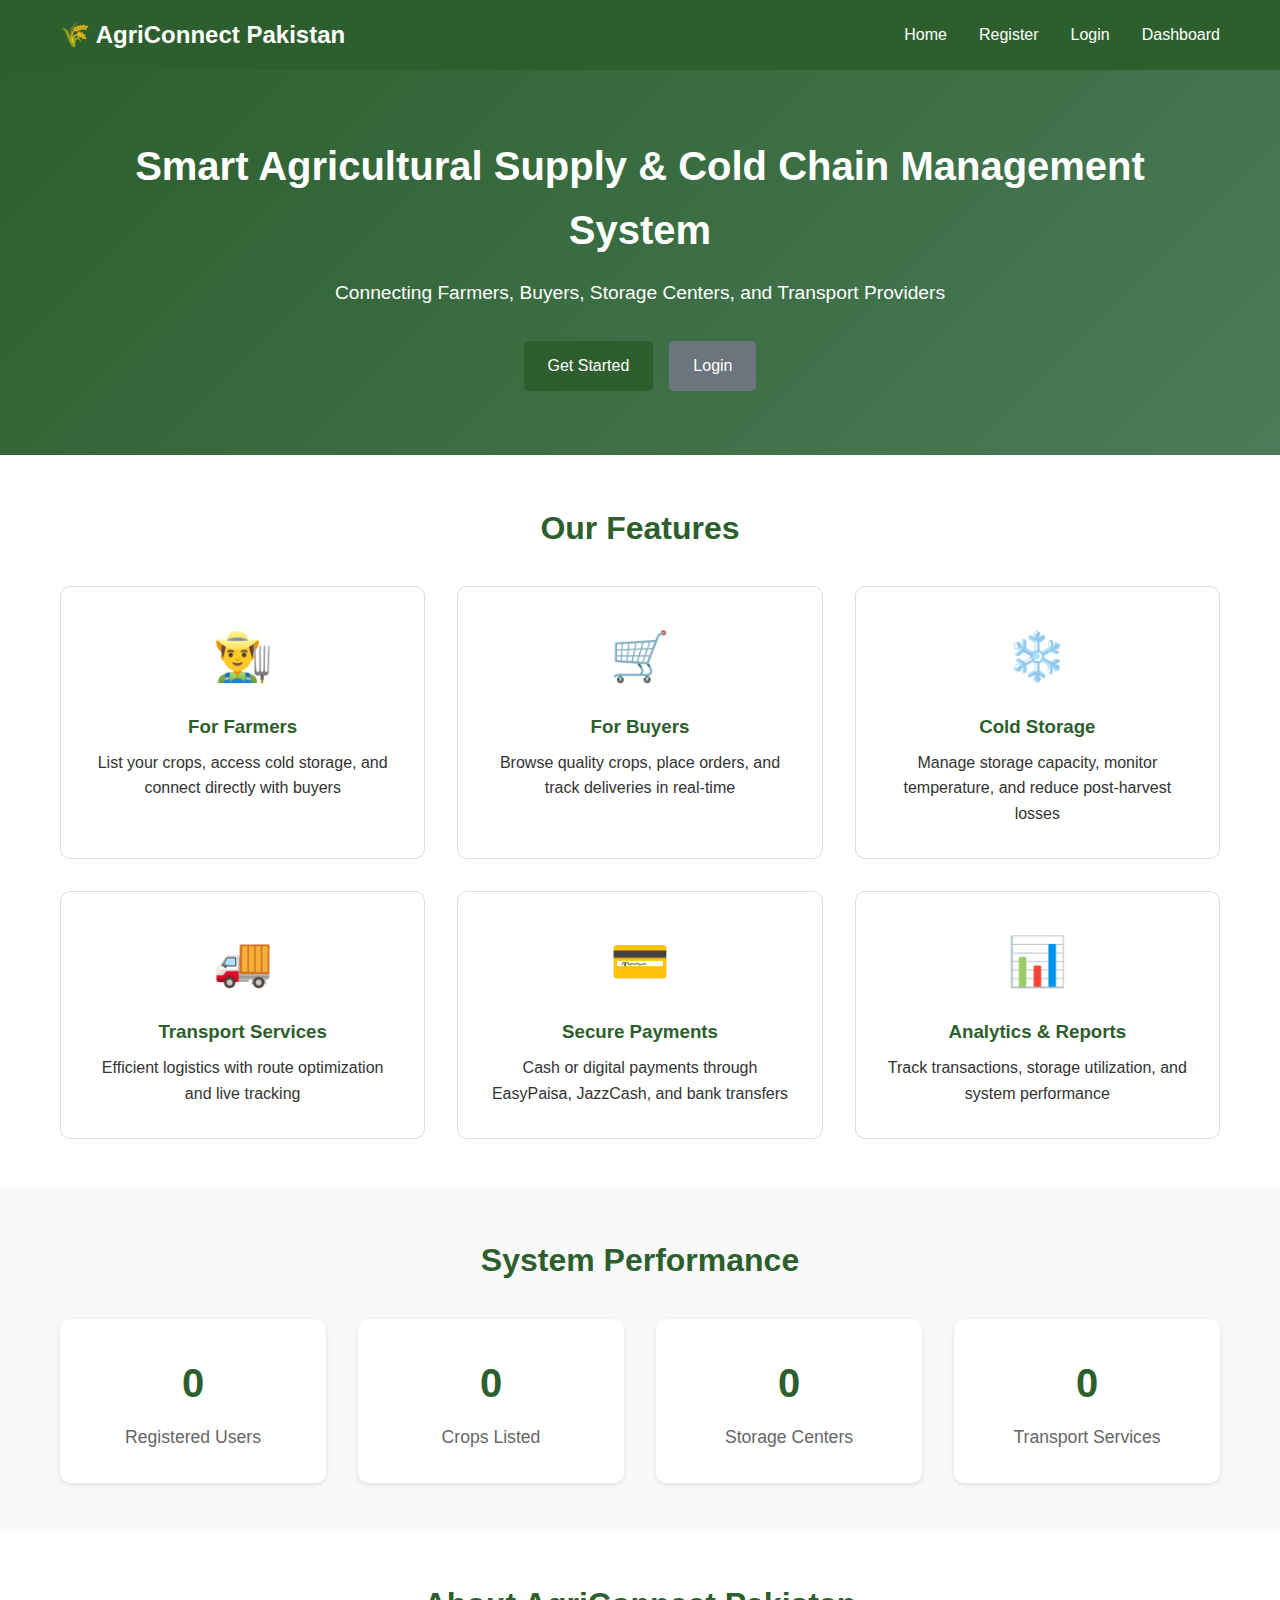
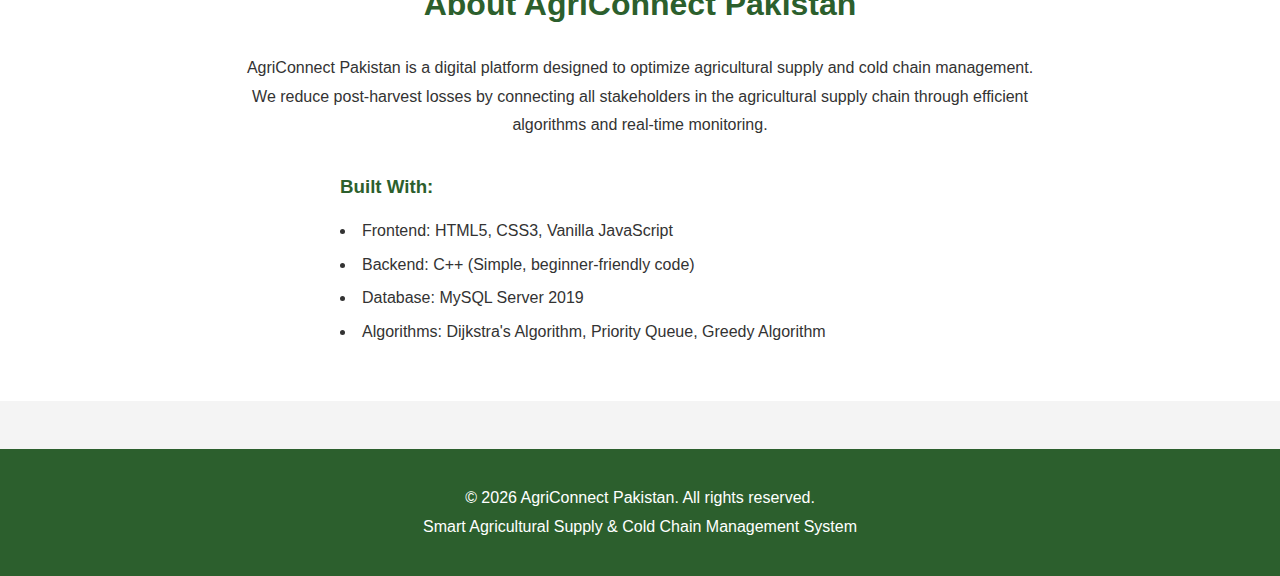
<file: frontend/index.html>
<!DOCTYPE html>
<html lang="en">
<head>
    <meta charset="UTF-8">
    <meta name="viewport" content="width=device-width, initial-scale=1.0">
    <title>AgriConnect Pakistan - Home</title>
    <link rel="icon" type="image/svg+xml" href="favicon.svg">
    <link rel="stylesheet" href="css/style.css">
</head>
<body>
    <nav class="navbar">
        <div class="container">
            <div class="logo">
                <h1>🌾 AgriConnect Pakistan</h1>
            </div>
            <ul class="nav-links">
                <li><a href="index.html">Home</a></li>
                <li><a href="register.html">Register</a></li>
                <li><a href="login.html">Login</a></li>
                <li><a href="dashboard.html">Dashboard</a></li>
            </ul>
        </div>
    </nav>

    <section class="hero">
        <div class="container">
            <h1>Smart Agricultural Supply & Cold Chain Management System</h1>
            <p>Connecting Farmers, Buyers, Storage Centers, and Transport Providers</p>
            <div class="hero-buttons">
                <a href="register.html" class="btn btn-primary">Get Started</a>
                <a href="login.html" class="btn btn-secondary">Login</a>
            </div>
        </div>
    </section>

    <section class="features">
        <div class="container">
            <h2>Our Features</h2>
            <div class="feature-grid">
                <div class="feature-card">
                    <div class="icon">👨‍🌾</div>
                    <h3>For Farmers</h3>
                    <p>List your crops, access cold storage, and connect directly with buyers</p>
                </div>
                <div class="feature-card">
                    <div class="icon">🛒</div>
                    <h3>For Buyers</h3>
                    <p>Browse quality crops, place orders, and track deliveries in real-time</p>
                </div>
                <div class="feature-card">
                    <div class="icon">❄️</div>
                    <h3>Cold Storage</h3>
                    <p>Manage storage capacity, monitor temperature, and reduce post-harvest losses</p>
                </div>
                <div class="feature-card">
                    <div class="icon">🚚</div>
                    <h3>Transport Services</h3>
                    <p>Efficient logistics with route optimization and live tracking</p>
                </div>
                <div class="feature-card">
                    <div class="icon">💳</div>
                    <h3>Secure Payments</h3>
                    <p>Cash or digital payments through EasyPaisa, JazzCash, and bank transfers</p>
                </div>
                <div class="feature-card">
                    <div class="icon">📊</div>
                    <h3>Analytics & Reports</h3>
                    <p>Track transactions, storage utilization, and system performance</p>
                </div>
            </div>
        </div>
    </section>

    <section class="stats">
        <div class="container">
            <h2>System Performance</h2>
            <div class="stats-grid">
                <div class="stat-card">
                    <h3 id="totalUsers">0</h3>
                    <p>Registered Users</p>
                </div>
                <div class="stat-card">
                    <h3 id="totalCrops">0</h3>
                    <p>Crops Listed</p>
                </div>
                <div class="stat-card">
                    <h3 id="totalStorage">0</h3>
                    <p>Storage Centers</p>
                </div>
                <div class="stat-card">
                    <h3 id="totalTransport">0</h3>
                    <p>Transport Services</p>
                </div>
            </div>
        </div>
    </section>

    <section class="about">
        <div class="container">
            <h2>About AgriConnect Pakistan</h2>
            <p>AgriConnect Pakistan is a digital platform designed to optimize agricultural supply and cold chain management. We reduce post-harvest losses by connecting all stakeholders in the agricultural supply chain through efficient algorithms and real-time monitoring.</p>
            <div class="tech-stack">
                <h3>Built With:</h3>
                <ul>
                    <li>Frontend: HTML5, CSS3, Vanilla JavaScript</li>
                    <li>Backend: C++ (Simple, beginner-friendly code)</li>
                    <li>Database: MySQL Server 2019</li>
                    <li>Algorithms: Dijkstra's Algorithm, Priority Queue, Greedy Algorithm</li>
                </ul>
            </div>
        </div>
    </section>

    <footer>
        <div class="container">
            <p>&copy; 2026 AgriConnect Pakistan. All rights reserved.</p>
            <p>Smart Agricultural Supply & Cold Chain Management System</p>
        </div>
    </footer>

    <script src="js/main.js"></script>
</body>
</html>
</file>
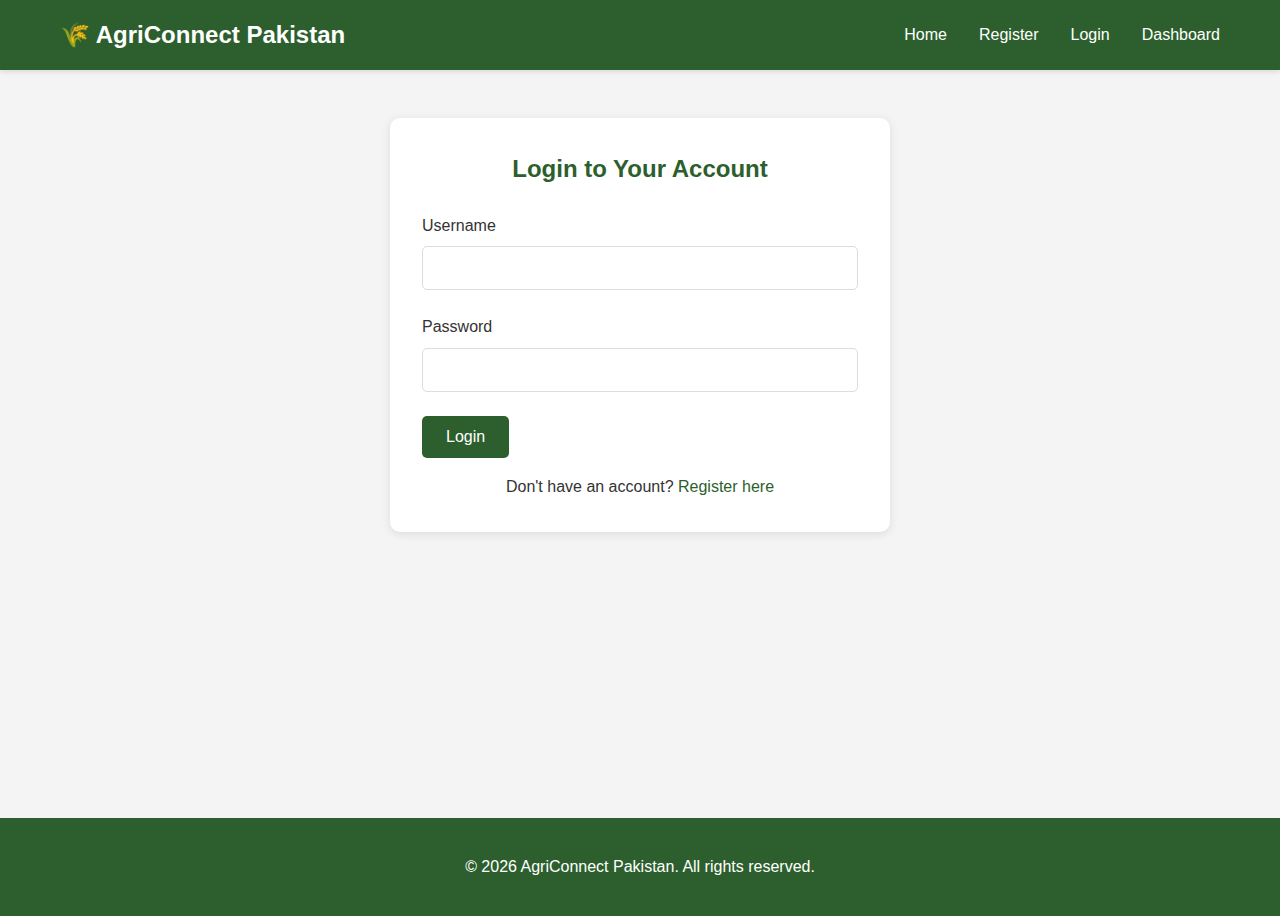
<file: frontend/buyer-orders.html>
<!DOCTYPE html>
<html lang="en">
<head>
    <meta charset="UTF-8">
    <meta name="viewport" content="width=device-width, initial-scale=1.0">
    <title>My Orders - AgriConnect Pakistan</title>
    <link rel="icon" type="image/svg+xml" href="favicon.svg">
    <link rel="stylesheet" href="css/style.css">
</head>
<body>
    <nav class="navbar">
        <div class="container">
            <div class="logo">
                <h1>🌾 AgriConnect Pakistan</h1>
            </div>
            <ul class="nav-links">
                <li><a href="dashboard.html">Dashboard</a></li>
                <li><a href="crops.html">Browse Crops</a></li>
                <li><a href="buyer-orders.html">My Orders</a></li>
                <li><a href="routes.html">Routes</a></li>
                <li><a href="#" id="logoutBtn">Logout</a></li>
            </ul>
        </div>
    </nav>

    <section class="content-section">
        <div class="container">
            <h2>📦 My Orders & Deliveries</h2>

            <!-- Navigation Tabs -->
            <div class="nav-tabs">
                <button class="tab-btn active" onclick="switchTab('orders')">🛒 My Orders</button>
                <button class="tab-btn" onclick="switchTab('payments')">💳 Payments</button>
                <button class="tab-btn" onclick="switchTab('tracking')">📍 Track Deliveries</button>
                <button class="tab-btn" onclick="switchTab('notifications')">🔔 Notifications</button>
            </div>

            <!-- TAB 1: My Orders -->
            <div id="ordersTab" class="tab-content" style="display:block;">
                <h3>All My Orders</h3>
                <div class="filter-controls">
                    <select id="orderFilter" onchange="filterOrders()">
                        <option value="all">All Orders</option>
                        <option value="pending">Pending Approval</option>
                        <option value="approved">Approved</option>
                        <option value="paid">Paid</option>
                        <option value="completed">Completed</option>
                    </select>
                </div>

                <div class="table-container">
                    <table id="ordersTable">
                        <thead>
                            <tr>
                                <th>#</th>
                                <th>Crop</th>
                                <th>Quantity (kg)</th>
                                <th>Price/kg</th>
                                <th>Total Cost</th>
                                <th>Farmer</th>
                                <th>Status</th>
                                <th>Actions</th>
                            </tr>
                        </thead>
                        <tbody id="ordersTableBody">
                            <tr><td colspan="8">Loading orders...</td></tr>
                        </tbody>
                    </table>
                </div>
            </div>

            <!-- TAB 2: Payments -->
            <div id="paymentsTab" class="tab-content" style="display:none;">
                <h3>Payment Management</h3>
                <div class="form-container">
                    <h4>Make Payment for Order</h4>
                    <form id="paymentForm">
                        <div class="form-group">
                            <label for="orderIdForPayment">Select Order to Pay</label>
                            <select id="orderIdForPayment" required>
                                <option value="">-- Select Approved Order --</option>
                            </select>
                        </div>
                        <div class="form-group">
                            <label>Total Amount: <strong id="paymentAmount">0</strong> PKR</label>
                        </div>
                        <div class="form-group">
                            <label for="paymentMethod">Payment Method</label>
                            <select id="paymentMethod" required>
                                <option value="">-- Select Method --</option>
                                <option value="cash">Cash on Delivery</option>
                                <option value="bank_transfer">Bank Transfer</option>
                                <option value="easypaisa">EasyPaisa</option>
                                <option value="jazzash">JazzCash</option>
                            </select>
                        </div>
                        <button type="submit" class="btn btn-primary">Complete Payment</button>
                    </form>
                </div>

                <h4 style="margin-top: 30px;">Payment History</h4>
                <div class="table-container">
                    <table id="paymentHistoryTable">
                        <thead>
                            <tr>
                                <th>Order ID</th>
                                <th>Crop</th>
                                <th>Amount</th>
                                <th>Method</th>
                                <th>Date</th>
                                <th>Status</th>
                            </tr>
                        </thead>
                        <tbody id="paymentHistoryBody">
                            <tr><td colspan="6">No payments yet</td></tr>
                        </tbody>
                    </table>
                </div>
            </div>

            <!-- TAB 3: Track Deliveries -->
            <div id="trackingTab" class="tab-content" style="display:none;">
                <h3>Track My Deliveries</h3>
                
                <div class="table-container">
                    <h4>Active Shipments</h4>
                    <table id="shipmentTable">
                        <thead>
                            <tr>
                                <th>#</th>
                                <th>Crop</th>
                                <th>Quantity</th>
                                <th>Transport Provider</th>
                                <th>Status</th>
                                <th>Progress</th>
                            </tr>
                        </thead>
                        <tbody id="shipmentTableBody">
                            <tr><td colspan="6">No active shipments</td></tr>
                        </tbody>
                    </table>
                </div>

                <div id="shipmentDetails" style="margin-top: 30px; display:none;">
                    <h4>Shipment Details</h4>
                    <div class="result-box">
                        <p><strong>Provider:</strong> <span id="providerName"></span></p>
                        <p><strong>Vehicle Type:</strong> <span id="vehicleType"></span></p>
                        <p><strong>Current Status:</strong> <span id="currentStatus"></span></p>
                        <p><strong>Estimated Delivery:</strong> <span id="estimatedDelivery"></span></p>
                        <div style="background-color: #e0e0e0; border-radius: 10px; height: 20px; margin: 15px 0;">
                            <div id="progressBar" style="background-color: #2c5f2d; width: 0%; height: 100%; border-radius: 10px; transition: width 0.3s;"></div>
                        </div>
                        <p id="progressText">0% Complete</p>
                    </div>
                </div>
            </div>

            <!-- TAB 4: Notifications -->
            <div id="notificationsTab" class="tab-content" style="display:none;">
                <h3>My Notifications</h3>
                <div id="notificationsContainer">
                    <div class="notification">
                        <p>No new notifications</p>
                    </div>
                </div>
            </div>
        </div>
    </section>

    <footer>
        <div class="container">
            <p>&copy; 2026 AgriConnect Pakistan. All rights reserved.</p>
        </div>
    </footer>

    <script src="js/api-config.js"></script>
    <script src="js/buyer-orders.js"></script>
</body>
</html>
</file>
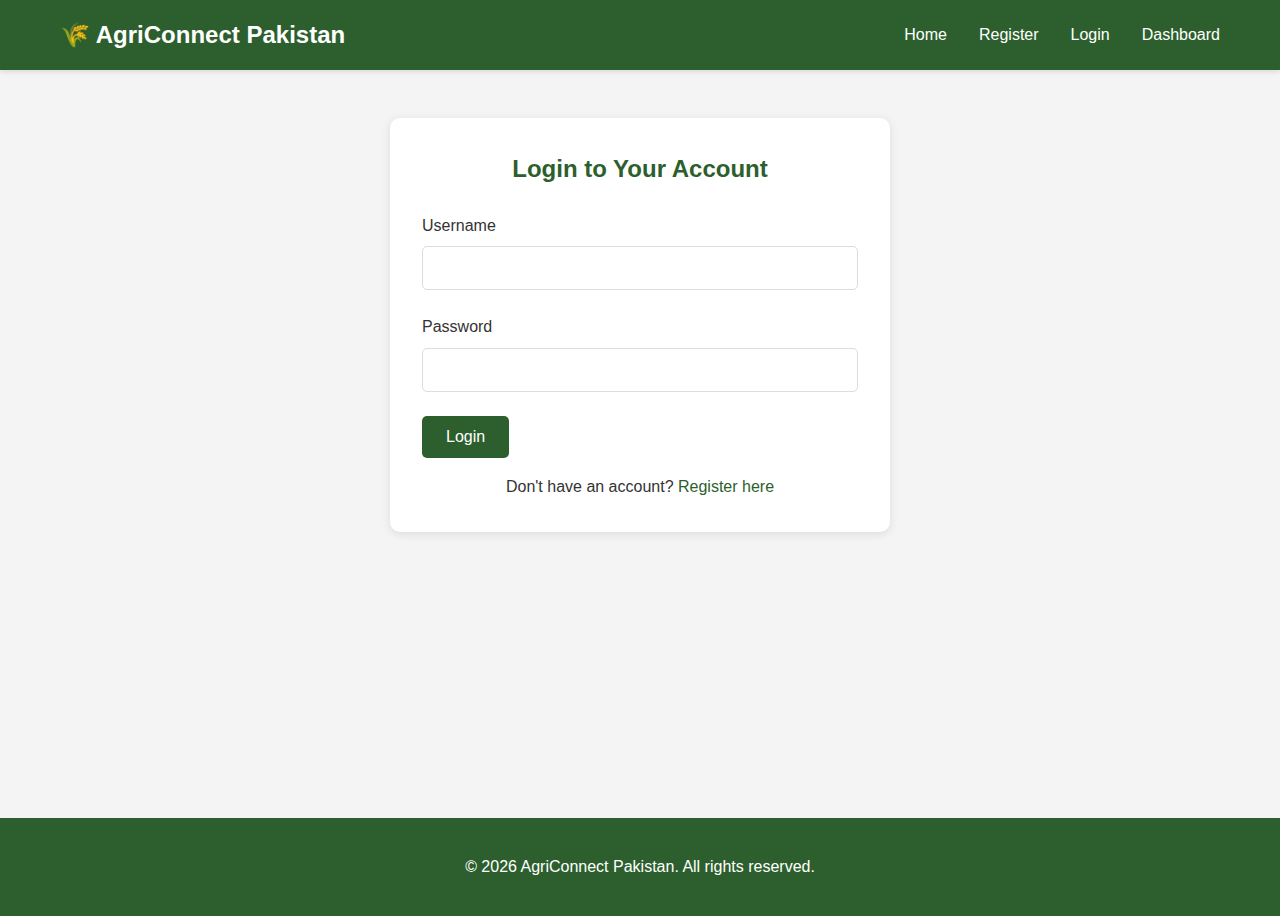
<file: frontend/crops.html>
<!DOCTYPE html>
<html lang="en">
<head>
    <meta charset="UTF-8">
    <meta name="viewport" content="width=device-width, initial-scale=1.0">
    <title>Crop Management - AgriConnect Pakistan</title>
    <link rel="icon" type="image/svg+xml" href="favicon.svg">
    <link rel="stylesheet" href="css/style.css">
</head>
<body>
    <nav class="navbar">
        <div class="container">
            <div class="logo">
                <h1>🌾 AgriConnect Pakistan</h1>
            </div>
            <ul class="nav-links">
                <li><a href="dashboard.html">Dashboard</a></li>
                <li><a href="crops.html">Crops</a></li>
                <li><a href="storage.html">Storage</a></li>
                <li><a href="transport.html">Transport</a></li>
                <li><a href="#" id="logoutBtn">Logout</a></li>
            </ul>
        </div>
    </nav>

    <section class="content-section">
        <div class="container">
            <h2>Crop Management</h2>

            <div class="action-buttons" id="farmerActions" style="display:none;">
                <button class="btn btn-primary" onclick="showAddCropForm()">Add New Crop</button>
            </div>

            <div class="form-container" id="addCropForm" style="display:none;">
                <h3>Add New Crop</h3>
                <form id="cropForm">
                    <div class="form-group">
                        <label for="cropType">Crop Type</label>
                        <select id="cropType" required>
                            <option value="">-- Select Crop --</option>
                            <option value="wheat">Wheat</option>
                            <option value="rice">Rice</option>
                            <option value="potato">Potato</option>
                            <option value="tomato">Tomato</option>
                            <option value="onion">Onion</option>
                            <option value="mango">Mango</option>
                            <option value="cotton">Cotton</option>
                            <option value="sugarcane">Sugarcane</option>
                        </select>
                    </div>
                    
                    <div class="form-group">
                        <label for="quantity">Quantity (kg)</label>
                        <input type="number" id="quantity" min="1" required>
                    </div>
                    
                    <div class="form-group">
                        <label for="quality">Quality Grade</label>
                        <select id="quality" required>
                            <option value="">-- Select Quality --</option>
                            <option value="A">A - Premium</option>
                            <option value="B">B - Standard</option>
                            <option value="C">C - Basic</option>
                        </select>
                    </div>
                    
                    <div class="form-group">
                        <label for="pricePerKg">Price per Kg (PKR)</label>
                        <input type="number" id="pricePerKg" min="1" required>
                    </div>
                    
                    <div class="form-group">
                        <label for="harvestDate">Harvest Date</label>
                        <input type="date" id="harvestDate" required>
                    </div>
                    
                    <button type="submit" class="btn btn-primary">Add Crop</button>
                    <button type="button" class="btn btn-secondary" onclick="hideAddCropForm()">Cancel</button>
                </form>
            </div>

            <div class="search-bar">
                <input type="text" id="searchCrop" placeholder="Search crops by type...">
                <button class="btn btn-secondary" onclick="searchCrops()">Search</button>
            </div>

            <div class="table-container">
                <h3>Available Crops</h3>
                <table id="cropsTable">
                    <thead>
                        <tr>
                            <th>#</th>
                            <th>Type</th>
                            <th>Quantity (kg)</th>
                            <th>Quality</th>
                            <th>Price/kg (PKR)</th>
                            <th>Farmer</th>
                            <th>Actions</th>
                        </tr>
                    </thead>
                    <tbody id="cropsTableBody">
                        <tr>
                            <td colspan="7">No crops available</td>
                        </tr>
                    </tbody>
                </table>
            </div>
        </div>
    </section>

    <footer>
        <div class="container">
            <p>&copy; 2026 AgriConnect Pakistan. All rights reserved.</p>
        </div>
    </footer>

    <script src="js/crops.js"></script>
</body>
</html>
</file>
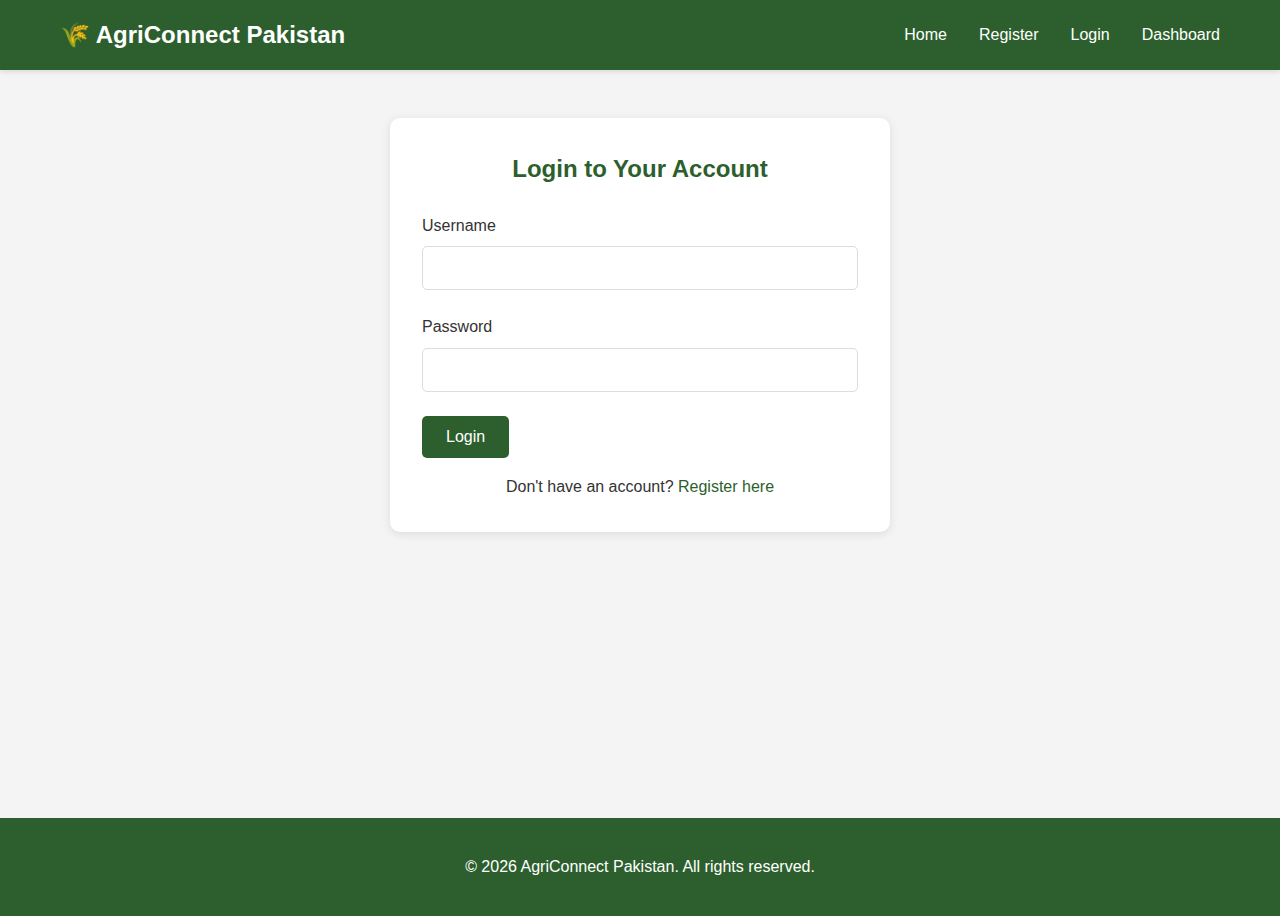
<file: frontend/dashboard.html>
<!DOCTYPE html>
<html lang="en">
<head>
    <meta charset="UTF-8">
    <meta name="viewport" content="width=device-width, initial-scale=1.0">
    <title>Dashboard - AgriConnect Pakistan</title>
    <link rel="icon" type="image/svg+xml" href="favicon.svg">
    <link rel="stylesheet" href="css/style.css">
</head>
<body>
    <nav class="navbar">
        <div class="container">
            <div class="logo">
                <h1>🌾 AgriConnect Pakistan</h1>
            </div>
            <ul class="nav-links">
                <li><a href="index.html">Home</a></li>
                <li><a href="crops.html">Crops</a></li>
                <li><a href="storage.html">Storage</a></li>
                <li><a href="transport.html">Transport</a></li>
                <li><a href="#" id="logoutBtn">Logout</a></li>
            </ul>
        </div>
    </nav>

    <section class="dashboard">
        <div class="container">
            <div class="dashboard-header">
                <h2>Welcome, <span id="userName">User</span>!</h2>
                <p>Role: <span id="userRole">N/A</span></p>
            </div>

            <!-- Farmer Dashboard -->
            <div id="farmerDashboard" class="dashboard-section" style="display:none;">
                <div class="dashboard-grid">
                    <div class="dashboard-card">
                        <h3>👨‍🌾 Crop Management</h3>
                        <p>List, view, and manage your agricultural crops</p>
                        <a href="crops.html" class="btn btn-primary">Manage Crops</a>
                    </div>

                    <div class="dashboard-card">
                        <h3>❄️ Cold Storage</h3>
                        <p>Store your crops in cold storage facilities</p>
                        <a href="storage.html" class="btn btn-primary">Storage Requests</a>
                    </div>

                    <div class="dashboard-card">
                        <h3>🚚 Transport Services</h3>
                        <p>Request transport for your crops</p>
                        <a href="transport.html" class="btn btn-primary">Transport Requests</a>
                    </div>

                    <div class="dashboard-card">
                        <h3>💰 Order Approvals</h3>
                        <p>Approve or reject incoming orders</p>
                        <a href="routes.html" class="btn btn-primary">Manage Orders</a>
                    </div>

                    <div class="dashboard-card">
                        <h3>📊 Reports</h3>
                        <p>View your sales and crop analytics</p>
                        <a href="reports.html" class="btn btn-primary">View Reports</a>
                    </div>

                    <div class="dashboard-card">
                        <h3>🗺️ Route Finder</h3>
                        <p>Find the best delivery routes</p>
                        <a href="routes.html" class="btn btn-primary">Find Routes</a>
                    </div>
                </div>

                <div class="quick-stats">
                    <h3>Your Statistics</h3>
                    <div class="stats-row">
                        <div class="stat-item">
                            <span class="stat-label">My Crops:</span>
                            <span class="stat-value" id="myCrops">0</span>
                        </div>
                        <div class="stat-item">
                            <span class="stat-label">Pending Orders:</span>
                            <span class="stat-value" id="pendingOrders">0</span>
                        </div>
                        <div class="stat-item">
                            <span class="stat-label">Storage Used:</span>
                            <span class="stat-value" id="storageUsed">0 kg</span>
                        </div>
                    </div>
                </div>
            </div>

            <!-- Buyer Dashboard -->
            <div id="buyerDashboard" class="dashboard-section" style="display:none;">
                <div class="dashboard-grid">
                    <div class="dashboard-card">
                        <h3>🛒 Browse Crops</h3>
                        <p>Browse and compare available crops from farmers</p>
                        <a href="crops.html" class="btn btn-primary">Shop Crops</a>
                    </div>

                    <div class="dashboard-card">
                        <h3>📦 My Orders</h3>
                        <p>View and manage your crop orders with payments</p>
                        <a href="buyer-orders.html" class="btn btn-primary">My Orders</a>
                    </div>

                    <div class="dashboard-card">
                        <h3>💳 Order Management</h3>
                        <p>Process payments and track shipments</p>
                        <a href="buyer-orders.html" class="btn btn-primary">Order Details</a>
                    </div>

                    <div class="dashboard-card">
                        <h3>🚚 Shipment Tracking</h3>
                        <p>Track your crop shipments in real-time</p>
                        <a href="buyer-orders.html" class="btn btn-primary">Track Shipment</a>
                    </div>

                    <div class="dashboard-card">
                        <h3>📬 Notifications</h3>
                        <p>View order updates and delivery notifications</p>
                        <a href="buyer-orders.html" class="btn btn-primary">Notifications</a>
                    </div>

                    <div class="dashboard-card">
                        <h3>📊 Purchase Analytics</h3>
                        <p>View your purchase history and trends</p>
                        <a href="reports.html" class="btn btn-primary">View Analytics</a>
                    </div>
                </div>

                <div class="quick-stats">
                    <h3>Your Statistics</h3>
                    <div class="stats-row">
                        <div class="stat-item">
                            <span class="stat-label">Active Orders:</span>
                            <span class="stat-value" id="activeOrders">0</span>
                        </div>
                        <div class="stat-item">
                            <span class="stat-label">Total Spent:</span>
                            <span class="stat-value" id="totalSpent">0 PKR</span>
                        </div>
                        <div class="stat-item">
                            <span class="stat-label">Completed Orders:</span>
                            <span class="stat-value" id="completedOrders">0</span>
                        </div>
                    </div>
                </div>
            </div>

            <!-- Storage Owner Dashboard -->
            <div id="storageDashboard" class="dashboard-section" style="display:none;">
                <div class="dashboard-grid">
                    <div class="dashboard-card">
                        <h3>❄️ Storage Requests</h3>
                        <p>Review and approve cold storage requests from farmers</p>
                        <a href="storage-requests.html" class="btn btn-primary">Manage Requests</a>
                    </div>

                    <div class="dashboard-card">
                        <h3>📦 Stored Crops</h3>
                        <p>View crops currently in storage and manage inventory</p>
                        <a href="storage-requests.html" class="btn btn-primary">Stored Inventory</a>
                    </div>

                    <div class="dashboard-card">
                        <h3>💰 Revenue Tracking</h3>
                        <p>View storage revenue from released crops</p>
                        <a href="storage-requests.html" class="btn btn-primary">Revenue Report</a>
                    </div>

                    <div class="dashboard-card">
                        <h3>📊 Capacity Management</h3>
                        <p>Monitor and update your storage center capacity</p>
                        <a href="storage-requests.html" class="btn btn-primary">Capacity Manager</a>
                    </div>

                    <div class="dashboard-card">
                        <h3>📋 Storage Analytics</h3>
                        <p>View detailed storage performance metrics</p>
                        <a href="reports.html" class="btn btn-primary">Analytics</a>
                    </div>
                </div>

                <div class="quick-stats">
                    <h3>Storage Statistics</h3>
                    <div class="stats-row">
                        <div class="stat-item">
                            <span class="stat-label">Total Capacity:</span>
                            <span class="stat-value" id="totalCapacity">0 kg</span>
                        </div>
                        <div class="stat-item">
                            <span class="stat-label">Used Capacity:</span>
                            <span class="stat-value" id="usedCapacity">0 kg</span>
                        </div>
                        <div class="stat-item">
                            <span class="stat-label">Pending Requests:</span>
                            <span class="stat-value" id="pendingRequests">0</span>
                        </div>
                    </div>
                </div>
            </div>

            <!-- Transport Provider Dashboard -->
            <div id="transportDashboard" class="dashboard-section" style="display:none;">
                <div class="dashboard-grid">
                    <div class="dashboard-card">
                        <h3>🚚 Transport Requests</h3>
                        <p>Review, accept and manage transport requests</p>
                        <a href="transport-requests.html" class="btn btn-primary">Manage Requests</a>
                    </div>

                    <div class="dashboard-card">
                        <h3>📍 Active Shipments</h3>
                        <p>Track ongoing deliveries and shipments</p>
                        <a href="transport-requests.html" class="btn btn-primary">Active Deliveries</a>
                    </div>

                    <div class="dashboard-card">
                        <h3>🚛 Fleet Management</h3>
                        <p>Manage your vehicles and fleet status</p>
                        <a href="transport-requests.html" class="btn btn-primary">Fleet Manager</a>
                    </div>

                    <div class="dashboard-card">
                        <h3>✅ Completed Deliveries</h3>
                        <p>View completed shipments and earnings</p>
                        <a href="transport-requests.html" class="btn btn-primary">Completed</a>
                    </div>

                    <div class="dashboard-card">
                        <h3>💰 Earnings & Revenue</h3>
                        <p>View transport revenue and payment history</p>
                        <a href="transport-requests.html" class="btn btn-primary">Earnings</a>
                    </div>

                    <div class="dashboard-card">
                        <h3>📊 Performance Report</h3>
                        <p>View performance metrics and analytics</p>
                        <a href="reports.html" class="btn btn-primary">Performance</a>
                    </div>
                </div>

                <div class="quick-stats">
                    <h3>Transport Statistics</h3>
                    <div class="stats-row">
                        <div class="stat-item">
                            <span class="stat-label">Active Vehicles:</span>
                            <span class="stat-value" id="activeVehicles">0</span>
                        </div>
                        <div class="stat-item">
                            <span class="stat-label">Pending Requests:</span>
                            <span class="stat-value" id="pendingRequests">0</span>
                        </div>
                        <div class="stat-item">
                            <span class="stat-label">Completed Deliveries:</span>
                            <span class="stat-value" id="completedDeliveries">0</span>
                        </div>
                    </div>
                </div>
            </div>
        </div>
    </section>

    <footer>
        <div class="container">
            <p>&copy; 2026 AgriConnect Pakistan. All rights reserved.</p>
        </div>
    </footer>

    <script src="js/dashboard.js"></script>
</body>
</html>
</file>
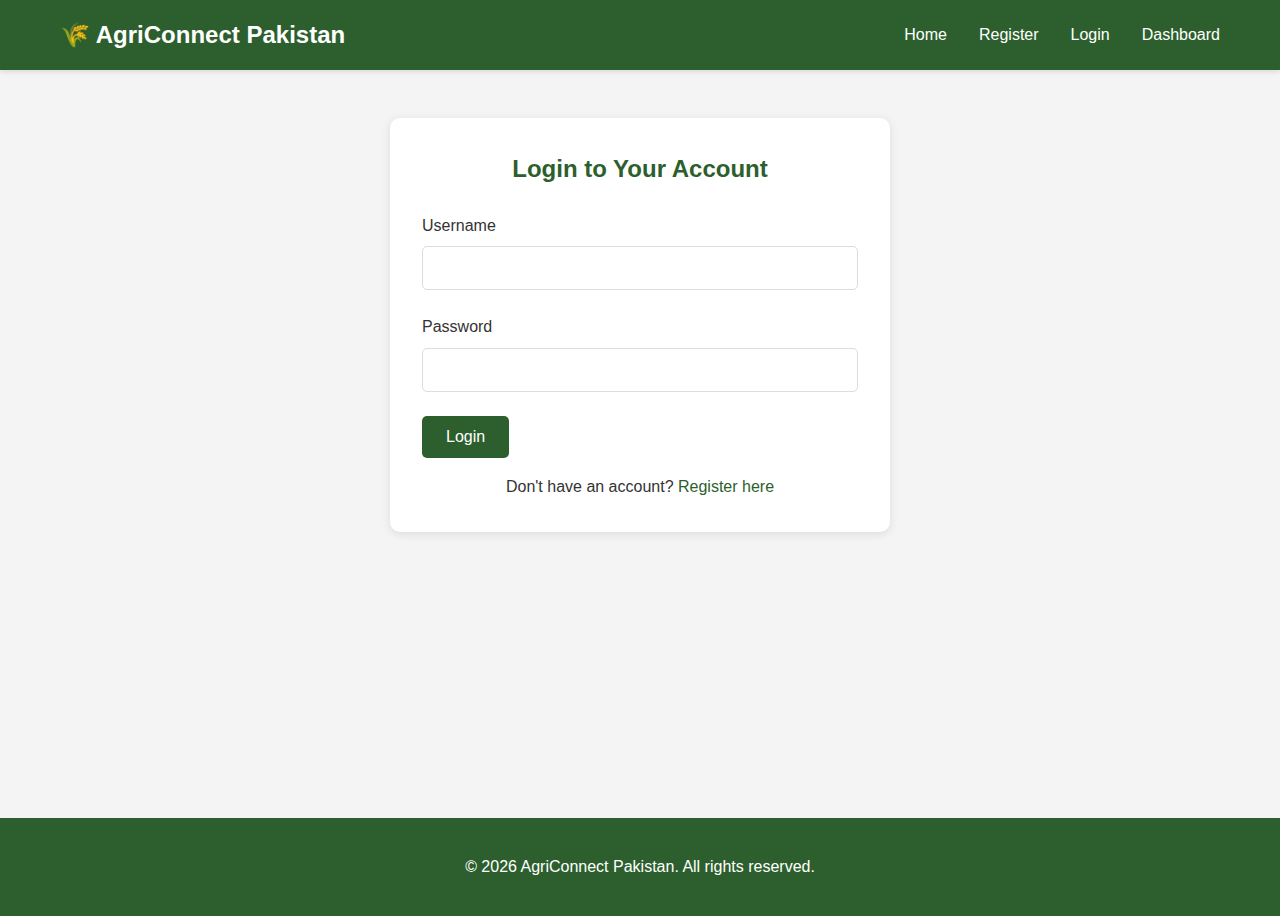
<file: frontend/login.html>
<!DOCTYPE html>
<html lang="en">
<head>
    <meta charset="UTF-8">
    <meta name="viewport" content="width=device-width, initial-scale=1.0">
    <title>Login - AgriConnect Pakistan</title>
    <link rel="icon" type="image/svg+xml" href="favicon.svg">
    <link rel="stylesheet" href="css/style.css">
</head>
<body>
    <nav class="navbar">
        <div class="container">
            <div class="logo">
                <h1>🌾 AgriConnect Pakistan</h1>
            </div>
            <ul class="nav-links">
                <li><a href="index.html">Home</a></li>
                <li><a href="register.html">Register</a></li>
                <li><a href="login.html">Login</a></li>
                <li><a href="dashboard.html">Dashboard</a></li>
            </ul>
        </div>
    </nav>

    <section class="form-section">
        <div class="container">
            <div class="form-container">
                <h2>Login to Your Account</h2>
                <form id="loginForm">
                    <div class="form-group">
                        <label for="username">Username</label>
                        <input type="text" id="username" name="username" required>
                    </div>
                    
                    <div class="form-group">
                        <label for="password">Password</label>
                        <input type="password" id="password" name="password" required>
                    </div>
                    
                    <button type="submit" class="btn btn-primary">Login</button>
                    <p class="form-footer">Don't have an account? <a href="register.html">Register here</a></p>
                </form>
            </div>
        </div>
    </section>

    <footer>
        <div class="container">
            <p>&copy; 2026 AgriConnect Pakistan. All rights reserved.</p>
        </div>
    </footer>

    <script src="js/api-config.js"></script>
    <script src="js/login.js"></script>
</body>
</html>
</file>
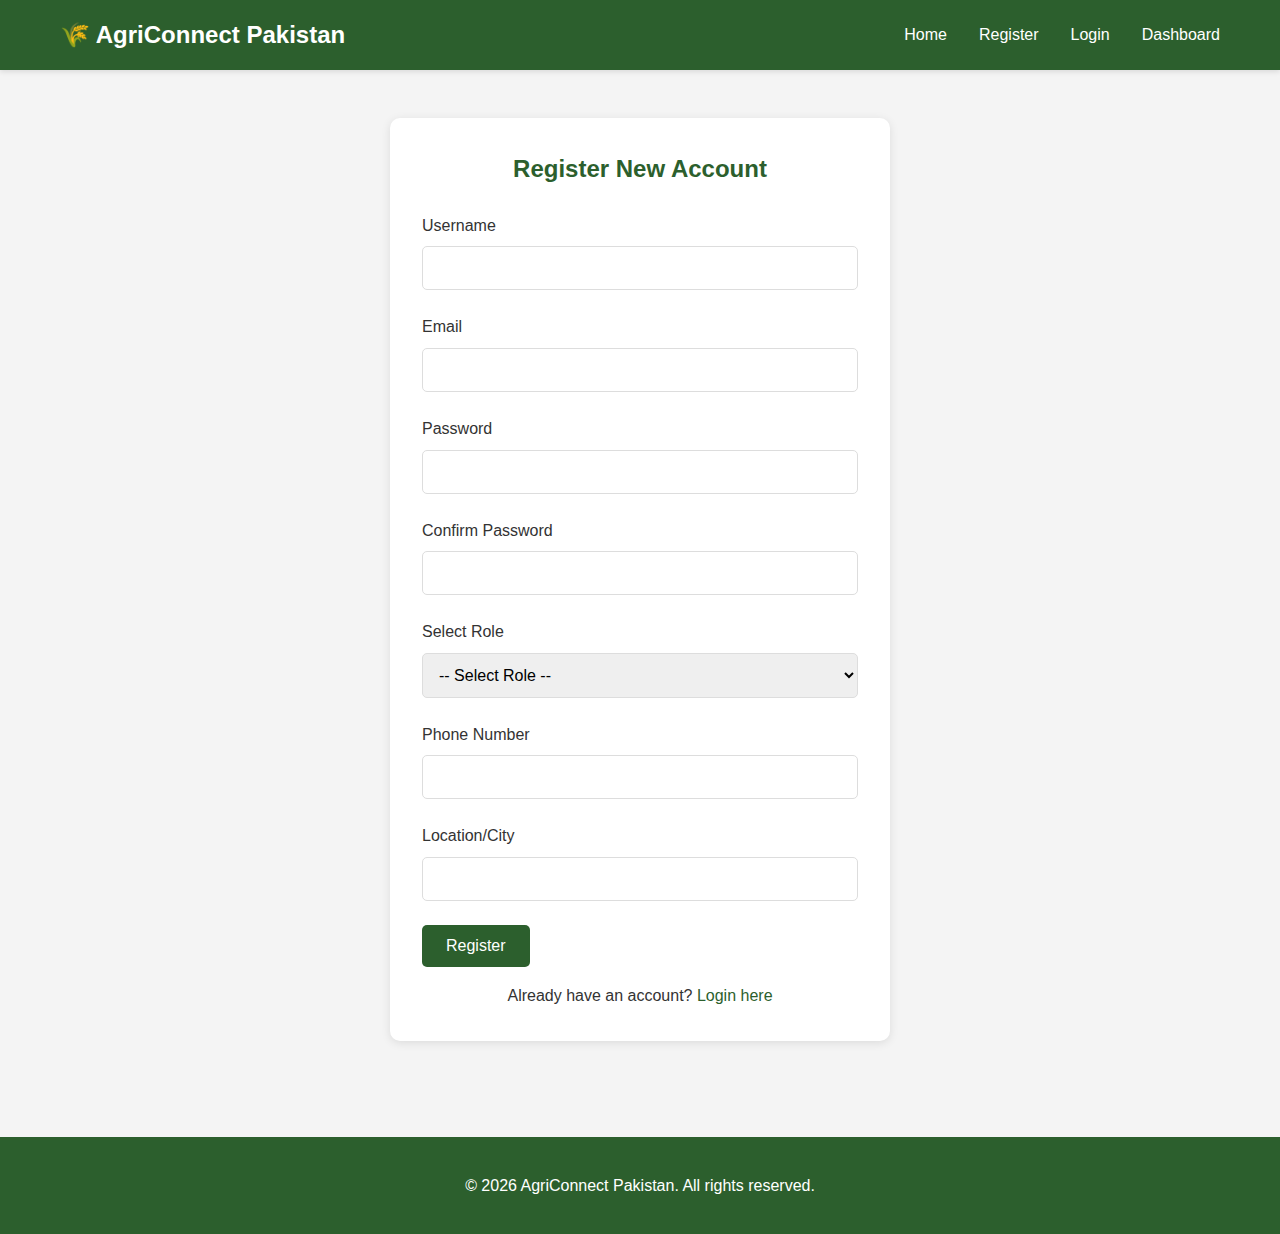
<file: frontend/register.html>
<!DOCTYPE html>
<html lang="en">
<head>
    <meta charset="UTF-8">
    <meta name="viewport" content="width=device-width, initial-scale=1.0">
    <title>Register - AgriConnect Pakistan</title>
    <link rel="icon" type="image/svg+xml" href="favicon.svg">
    <link rel="stylesheet" href="css/style.css">
</head>
<body>
    <nav class="navbar">
        <div class="container">
            <div class="logo">
                <h1>🌾 AgriConnect Pakistan</h1>
            </div>
            <ul class="nav-links">
                <li><a href="index.html">Home</a></li>
                <li><a href="register.html">Register</a></li>
                <li><a href="login.html">Login</a></li>
                <li><a href="dashboard.html">Dashboard</a></li>
            </ul>
        </div>
    </nav>

    <section class="form-section">
        <div class="container">
            <div class="form-container">
                <h2>Register New Account</h2>
                <form id="registerForm">
                    <div class="form-group">
                        <label for="username">Username</label>
                        <input type="text" id="username" name="username" required>
                    </div>
                    
                    <div class="form-group">
                        <label for="email">Email</label>
                        <input type="email" id="email" name="email" required>
                    </div>
                    
                    <div class="form-group">
                        <label for="password">Password</label>
                        <input type="password" id="password" name="password" required>
                    </div>
                    
                    <div class="form-group">
                        <label for="confirmPassword">Confirm Password</label>
                        <input type="password" id="confirmPassword" name="confirmPassword" required>
                    </div>
                    
                    <div class="form-group">
                        <label for="role">Select Role</label>
                        <select id="role" name="role" required>
                            <option value="">-- Select Role --</option>
                            <option value="farmer">Farmer</option>
                            <option value="buyer">Buyer</option>
                            <option value="storage_owner">Storage Owner</option>
                            <option value="transport_provider">Transport Provider</option>
                        </select>
                    </div>
                    
                    <div class="form-group">
                        <label for="phone">Phone Number</label>
                        <input type="tel" id="phone" name="phone" required>
                    </div>
                    
                    <div class="form-group">
                        <label for="location">Location/City</label>
                        <input type="text" id="location" name="location" required>
                    </div>
                    
                    <button type="submit" class="btn btn-primary">Register</button>
                    <p class="form-footer">Already have an account? <a href="login.html">Login here</a></p>
                </form>
            </div>
        </div>
    </section>

    <footer>
        <div class="container">
            <p>&copy; 2026 AgriConnect Pakistan. All rights reserved.</p>
        </div>
    </footer>

    <script src="js/api-config.js"></script>
    <script src="js/register.js"></script>
</body>
</html>
</file>
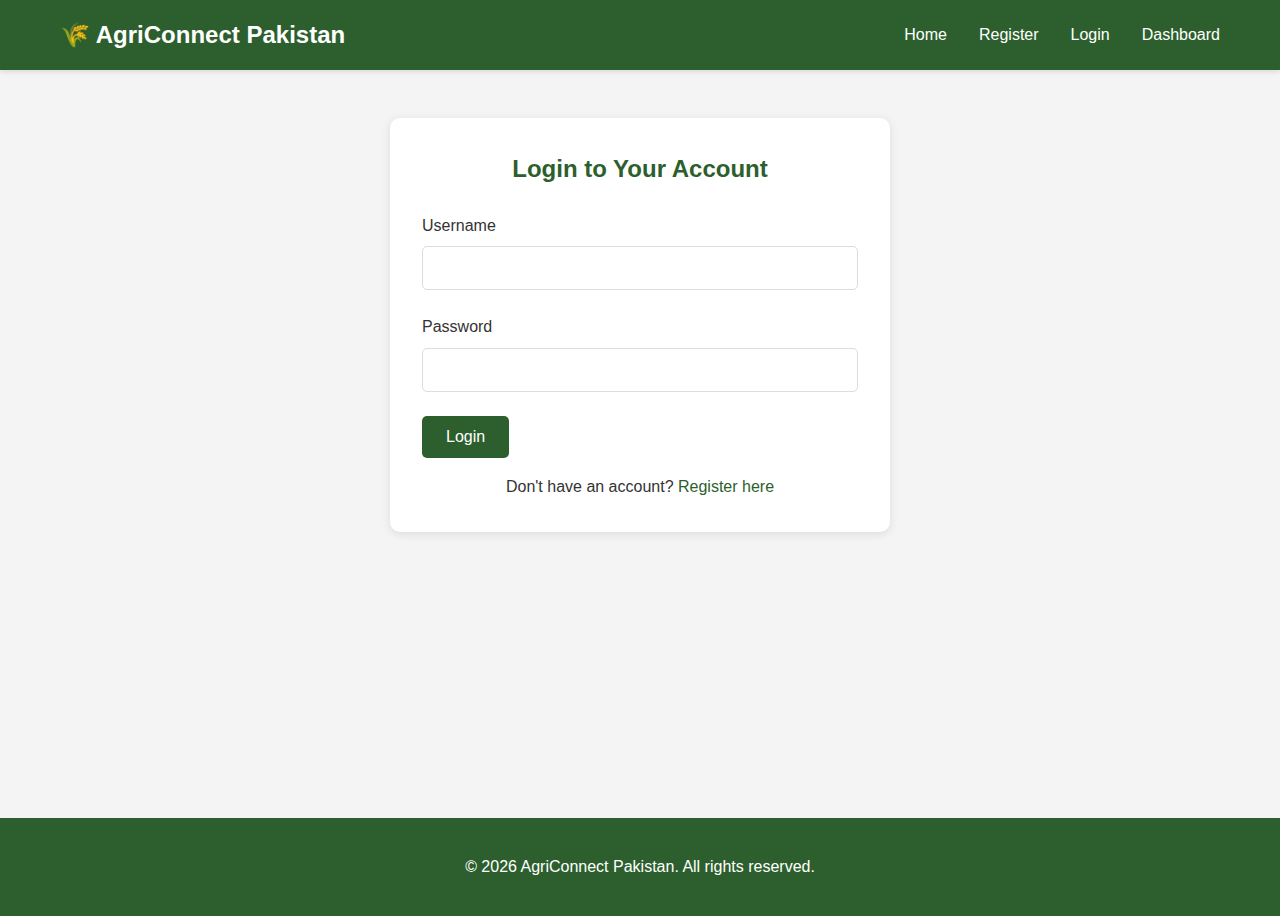
<file: frontend/reports.html>
<!DOCTYPE html>
<html lang="en">
<head>
    <meta charset="UTF-8">
    <meta name="viewport" content="width=device-width, initial-scale=1.0">
    <title>Reports - AgriConnect Pakistan</title>
    <link rel="icon" type="image/svg+xml" href="favicon.svg">
    <link rel="stylesheet" href="css/style.css">
</head>
<body>
    <nav class="navbar">
        <div class="container">
            <div class="logo">
                <h1>🌾 AgriConnect Pakistan</h1>
            </div>
            <ul class="nav-links">
                <li><a href="dashboard.html">Dashboard</a></li>
                <li><a href="crops.html">Crops</a></li>
                <li><a href="storage.html">Storage</a></li>
                <li><a href="transport.html">Transport</a></li>
                <li><a href="#" id="logoutBtn">Logout</a></li>
            </ul>
        </div>
    </nav>

    <section class="content-section">
        <div class="container">
            <h2>📊 System Reports & Analytics</h2>

            <div class="reports-grid">
                <div class="report-card">
                    <h3>👥 User Statistics</h3>
                    <div class="report-content">
                        <p>Total Users: <strong id="totalUsers">0</strong></p>
                        <p>Farmers: <strong id="totalFarmers">0</strong></p>
                        <p>Buyers: <strong id="totalBuyers">0</strong></p>
                        <p>Storage Owners: <strong id="totalStorageOwners">0</strong></p>
                        <p>Transport Providers: <strong id="totalTransportProviders">0</strong></p>
                    </div>
                </div>

                <div class="report-card">
                    <h3>🌾 Crop Statistics</h3>
                    <div class="report-content">
                        <p>Total Crops Listed: <strong id="totalCropsListed">0</strong></p>
                        <p>Total Quantity: <strong id="totalCropQuantity">0</strong> kg</p>
                        <p>Average Price: <strong id="avgCropPrice">0</strong> PKR/kg</p>
                        <p>Most Listed Crop: <strong id="mostListedCrop">N/A</strong></p>
                    </div>
                </div>

                <div class="report-card">
                    <h3>❄️ Storage Statistics</h3>
                    <div class="report-content">
                        <p>Total Storage Centers: <strong id="totalStorageCenters">0</strong></p>
                        <p>Total Capacity: <strong id="totalStorageCapacity">0</strong> kg</p>
                        <p>Available Capacity: <strong id="availableStorageCapacity">0</strong> kg</p>
                        <p>Utilization Rate: <strong id="storageUtilization">0</strong>%</p>
                    </div>
                </div>

                <div class="report-card">
                    <h3>🚚 Transport Statistics</h3>
                    <div class="report-content">
                        <p>Total Transport Services: <strong id="totalTransportServices">0</strong></p>
                        <p>Total Capacity: <strong id="totalTransportCapacity">0</strong> kg</p>
                        <p>Active Deliveries: <strong id="activeDeliveries">0</strong></p>
                        <p>Most Used Route: <strong id="mostUsedRoute">N/A</strong></p>
                    </div>
                </div>

                <div class="report-card">
                    <h3>💰 Financial Statistics</h3>
                    <div class="report-content">
                        <p>Total Transactions: <strong id="totalTransactions">0</strong></p>
                        <p>Total Revenue: <strong id="totalRevenue">0</strong> PKR</p>
                        <p>Cash Payments: <strong id="cashPayments">0</strong></p>
                        <p>Digital Payments: <strong id="digitalPayments">0</strong></p>
                    </div>
                </div>

                <div class="report-card">
                    <h3>⚡ System Performance</h3>
                    <div class="report-content">
                        <p>Average Response Time: <strong id="avgResponseTime">< 1</strong> ms</p>
                        <p>Lookup Speed: <strong>Instant user and crop search</strong></p>
                        <p>Storage Matching: <strong>Balances capacity and temperature</strong></p>
                        <p>Route Finding: <strong>Optimized for quickest paths</strong></p>
                    </div>
                </div>
            </div>

            <div class="data-structures-section">
                <h3>📐 How it works behind the scenes</h3>
                <div class="ds-grid">
                    <div class="ds-card">
                        <h4>Instant Search</h4>
                        <p><strong>Purpose:</strong> Quick user, crop, and order lookups</p>
                        <p><strong>Benefit:</strong> Snappy navigation across the app</p>
                    </div>
                    <div class="ds-card">
                        <h4>Smart Storage Matching</h4>
                        <p><strong>Purpose:</strong> Picks the best cold storage for each request</p>
                        <p><strong>Benefit:</strong> Keeps produce fresh while using space efficiently</p>
                    </div>
                    <div class="ds-card">
                        <h4>City Network Map</h4>
                        <p><strong>Purpose:</strong> Represents major route connections</p>
                        <p><strong>Benefit:</strong> Accurate distance and time estimates</p>
                    </div>
                    <div class="ds-card">
                        <h4>Order Queue</h4>
                        <p><strong>Purpose:</strong> Keeps orders in the right sequence</p>
                        <p><strong>Benefit:</strong> Fair processing for every buyer</p>
                    </div>
                    <div class="ds-card">
                        <h4>Fast Route Finder</h4>
                        <p><strong>Purpose:</strong> Calculates the quickest delivery path</p>
                        <p><strong>Benefit:</strong> Saves time and fuel on every trip</p>
                    </div>
                    <div class="ds-card">
                        <h4>Capacity Scoring</h4>
                        <p><strong>Purpose:</strong> Scores storage options by space and freshness</p>
                        <p><strong>Benefit:</strong> Better utilization across centers</p>
                    </div>
                </div>
            </div>

            <div class="export-section">
                <h3>Export Reports</h3>
                <button class="btn btn-primary" onclick="exportReport('pdf')">Export as PDF</button>
                <button class="btn btn-secondary" onclick="exportReport('csv')">Export as CSV</button>
            </div>
        </div>
    </section>

    <footer>
        <div class="container">
            <p>&copy; 2026 AgriConnect Pakistan. All rights reserved.</p>
        </div>
    </footer>

    <script src="js/reports.js"></script>
</body>
</html>
</file>
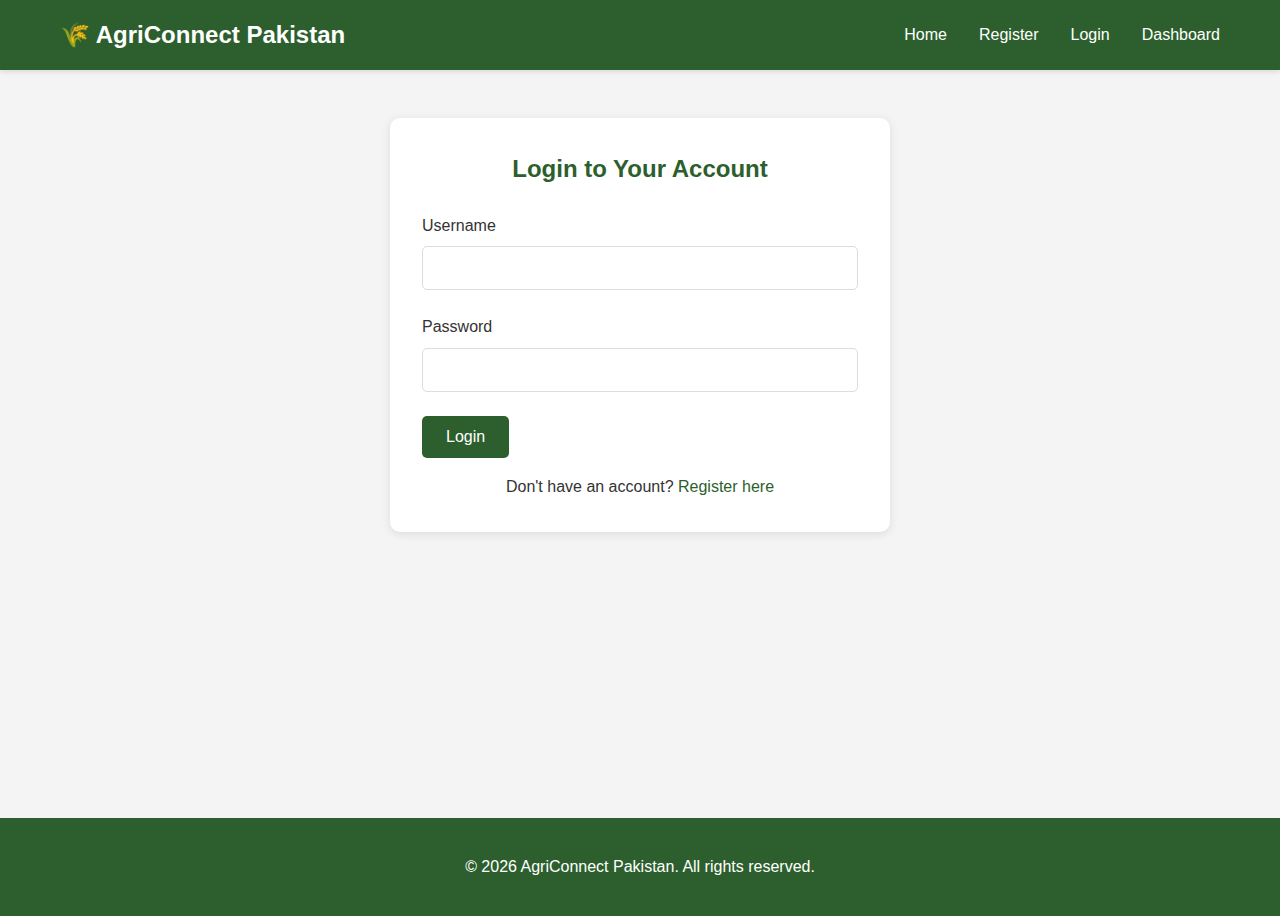
<file: frontend/routes.html>
<!DOCTYPE html>
<html lang="en">
<head>
    <meta charset="UTF-8">
    <meta name="viewport" content="width=device-width, initial-scale=1.0">
    <title>Route Finder - AgriConnect Pakistan</title>
    <link rel="icon" type="image/svg+xml" href="favicon.svg">
    <link rel="stylesheet" href="css/style.css">
</head>
<body>
    <nav class="navbar">
        <div class="container">
            <div class="logo">
                <h1>🌾 AgriConnect Pakistan</h1>
            </div>
            <ul class="nav-links">
                <li><a href="dashboard.html">Dashboard</a></li>
                <li><a href="crops.html">Crops</a></li>
                <li><a href="storage.html">Storage</a></li>
                <li><a href="transport.html">Transport</a></li>
                <li><a href="#" id="logoutBtn">Logout</a></li>
            </ul>
        </div>
    </nav>

    <section class="content-section">
        <div class="container">
            <h2>🗺️ Shortest Route Finder</h2>

            <div class="algorithm-section">
                <div class="form-container">
                    <h3>Find Shortest Path</h3>
                    <form id="routeForm">
                        <div class="form-group">
                            <label for="startCity">Start City</label>
                            <select id="startCity" required>
                                <option value="">-- Select City --</option>
                                <option value="Lahore">Lahore</option>
                                <option value="Karachi">Karachi</option>
                                <option value="Islamabad">Islamabad</option>
                                <option value="Multan">Multan</option>
                                <option value="Faisalabad">Faisalabad</option>
                                <option value="Peshawar">Peshawar</option>
                                <option value="Quetta">Quetta</option>
                                <option value="Sialkot">Sialkot</option>
                            </select>
                        </div>
                        
                        <div class="form-group">
                            <label for="endCity">Destination City</label>
                            <select id="endCity" required>
                                <option value="">-- Select City --</option>
                                <option value="Lahore">Lahore</option>
                                <option value="Karachi">Karachi</option>
                                <option value="Islamabad">Islamabad</option>
                                <option value="Multan">Multan</option>
                                <option value="Faisalabad">Faisalabad</option>
                                <option value="Peshawar">Peshawar</option>
                                <option value="Quetta">Quetta</option>
                                <option value="Sialkot">Sialkot</option>
                            </select>
                        </div>
                        
                        <button type="submit" class="btn btn-primary">Calculate Shortest Route</button>
                    </form>

                    <div id="routeResult" class="result-box" style="display:none;">
                        <h3>Route Information</h3>
                        <p><strong>Start:</strong> <span id="resultStart"></span></p>
                        <p><strong>Destination:</strong> <span id="resultEnd"></span></p>
                        <p><strong>Shortest Distance:</strong> <span id="resultDistance"></span> km</p>
                        <p><strong>Estimated Time:</strong> <span id="resultTime"></span></p>
                        <p><strong>Path:</strong> <span id="resultPath"></span></p>
                    </div>
                </div>

                <div class="algorithm-explanation">
                    <h3>📚 How the route finder works</h3>
                    <p>The route finder picks the quickest path across our built-in city map, balancing distance and estimated time so deliveries stay on schedule.</p>
                    
                    <h4>What happens when you search:</h4>
                    <ol>
                        <li>We load the latest city-to-city distance map</li>
                        <li>Your start and destination are pinned</li>
                        <li>We calculate the fastest path across the network</li>
                        <li>The full route, distance, and travel time are shown instantly</li>
                    </ol>
                </div>

                <div class="city-network">
                    <h3>City Network Graph</h3>
                    <div class="network-visual">
                        <div class="city-node">Lahore (375 km) Islamabad</div>
                        <div class="city-node">Lahore (342 km) Multan</div>
                        <div class="city-node">Lahore (130 km) Faisalabad</div>
                        <div class="city-node">Lahore (1200 km) Karachi</div>
                        <div class="city-node">Islamabad (550 km) Multan</div>
                        <div class="city-node">Islamabad (350 km) Faisalabad</div>
                        <div class="city-node">Karachi (900 km) Multan</div>
                        <div class="city-node">Multan (340 km) Faisalabad</div>
                    </div>
                </div>
            </div>
        </div>
    </section>

    <footer>
        <div class="container">
            <p>&copy; 2026 AgriConnect Pakistan. All rights reserved.</p>
        </div>
    </footer>

    <script src="js/routes.js"></script>
</body>
</html>
</file>
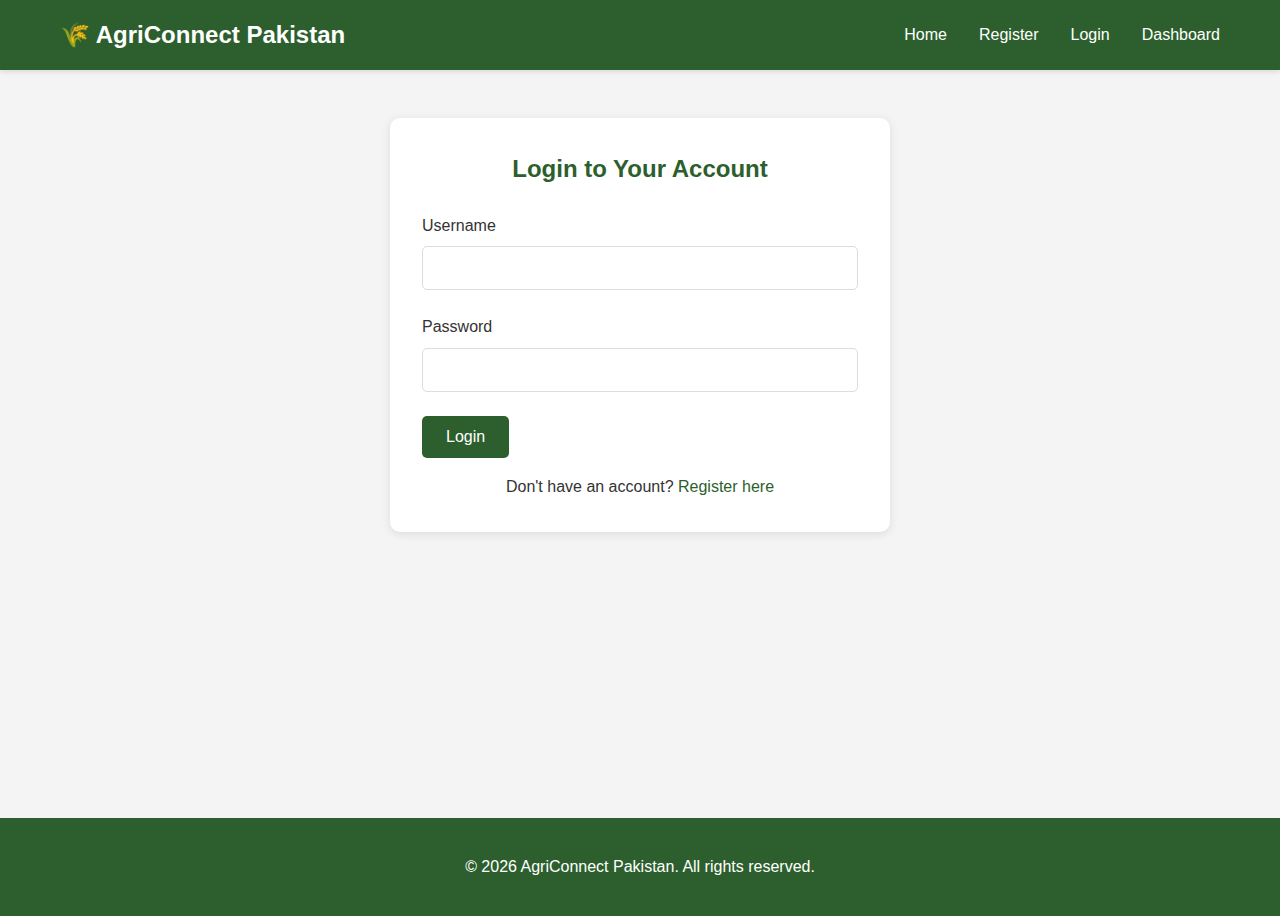
<file: frontend/storage-requests.html>
<!DOCTYPE html>
<html lang="en">
<head>
    <meta charset="UTF-8">
    <meta name="viewport" content="width=device-width, initial-scale=1.0">
    <title>Storage Management - AgriConnect Pakistan</title>
    <link rel="icon" type="image/svg+xml" href="favicon.svg">
    <link rel="stylesheet" href="css/style.css">
</head>
<body>
    <nav class="navbar">
        <div class="container">
            <div class="logo">
                <h1>🌾 AgriConnect Pakistan</h1>
            </div>
            <ul class="nav-links">
                <li><a href="dashboard.html">Dashboard</a></li>
                <li><a href="storage-requests.html">Manage Requests</a></li>
                <li><a href="reports.html">Reports</a></li>
                <li><a href="#" id="logoutBtn">Logout</a></li>
            </ul>
        </div>
    </nav>

    <section class="content-section">
        <div class="container">
            <h2>❄️ Cold Storage Management</h2>

            <!-- Navigation Tabs -->
            <div class="nav-tabs">
                <button class="tab-btn active" onclick="switchTab('pending')">📨 Pending Requests</button>
                <button class="tab-btn" onclick="switchTab('approved')">✓ Accepted Requests</button>
                <button class="tab-btn" onclick="switchTab('released')">📤 Released Crops</button>
                <button class="tab-btn" onclick="switchTab('capacity')">📊 Capacity Manager</button>
            </div>

            <!-- TAB 1: Pending Requests -->
            <div id="pendingTab" class="tab-content" style="display:block;">
                <h3>Pending Storage Requests</h3>
                <p class="text-muted">Review and approve storage allocation requests from farmers</p>

                <div class="table-container">
                    <table id="pendingTable">
                        <thead>
                            <tr>
                                <th>#</th>
                                <th>Farmer</th>
                                <th>Crop Type</th>
                                <th>Quantity (kg)</th>
                                <th>Budget</th>
                                <th>Duration</th>
                                <th>Status</th>
                                <th>Actions</th>
                            </tr>
                        </thead>
                        <tbody id="pendingTableBody">
                            <tr><td colspan="8" class="text-center">Loading requests...</td></tr>
                        </tbody>
                    </table>
                </div>
            </div>

            <!-- TAB 2: Accepted Requests -->
            <div id="approvedTab" class="tab-content" style="display:none;">
                <h3>Accepted Storage Requests</h3>
                
                <div class="table-container">
                    <table id="approvedTable">
                        <thead>
                            <tr>
                                <th>#</th>
                                <th>Farmer</th>
                                <th>Crop</th>
                                <th>Stored Qty</th>
                                <th>Stored Date</th>
                                <th>Expected Release</th>
                                <th>Status</th>
                                <th>Actions</th>
                            </tr>
                        </thead>
                        <tbody id="approvedTableBody">
                            <tr><td colspan="8" class="text-center">No accepted requests</td></tr>
                        </tbody>
                    </table>
                </div>
            </div>

            <!-- TAB 3: Released Crops -->
            <div id="releasedTab" class="tab-content" style="display:none;">
                <h3>Released Crops</h3>
                
                <div class="stats-row">
                    <div class="stat-item">
                        <span class="stat-label">Total Released:</span>
                        <span class="stat-value" id="totalReleased">0 kg</span>
                    </div>
                    <div class="stat-item">
                        <span class="stat-label">Revenue Earned:</span>
                        <span class="stat-value" id="totalRevenue">0 PKR</span>
                    </div>
                    <div class="stat-item">
                        <span class="stat-label">Avg Rating:</span>
                        <span class="stat-value" id="avgRating">⭐ 4.7</span>
                    </div>
                </div>

                <div class="table-container">
                    <table id="releasedTable">
                        <thead>
                            <tr>
                                <th>#</th>
                                <th>Farmer</th>
                                <th>Crop</th>
                                <th>Quantity</th>
                                <th>Storage Days</th>
                                <th>Charges</th>
                                <th>Released Date</th>
                            </tr>
                        </thead>
                        <tbody id="releasedTableBody">
                            <tr><td colspan="7" class="text-center">No released crops</td></tr>
                        </tbody>
                    </table>
                </div>
            </div>

            <!-- TAB 4: Capacity Manager -->
            <div id="capacityTab" class="tab-content" style="display:none;">
                <h3>Storage Capacity Management</h3>

                <div class="capacity-cards">
                    <div class="capacity-card">
                        <h4>📊 Current Utilization</h4>
                        <div id="utilizationStats"></div>
                    </div>

                    <div class="capacity-card">
                        <h4>🔄 Available Capacity</h4>
                        <div id="availableCapacityStats"></div>
                    </div>
                </div>

                <div class="form-container">
                    <h4>Update Storage Capacity</h4>
                    <form id="capacityForm">
                        <div class="form-group">
                            <label for="newCapacity">New Total Capacity (kg)</label>
                            <input type="number" id="newCapacity" min="100" required>
                        </div>
                        <div class="form-group">
                            <label>Current Capacity: <strong id="currentCapacity">0</strong> kg</label>
                        </div>
                        <button type="submit" class="btn btn-primary">Update Capacity</button>
                    </form>
                </div>

                <div class="table-container">
                    <h4>Optimal Allocation Recommendations</h4>
                    <table id="optimizationTable">
                        <thead>
                            <tr>
                                <th>#</th>
                                <th>Farmer</th>
                                <th>Crop</th>
                                <th>Requested Qty</th>
                                <th>Recommendation</th>
                                <th>Reason</th>
                            </tr>
                        </thead>
                        <tbody id="optimizationTableBody">
                            <tr><td colspan="6" class="text-center">No pending recommendations</td></tr>
                        </tbody>
                    </table>
                </div>
            </div>

            <!-- Request Details Modal -->
            <div id="requestModal" class="modal" style="display:none;">
                <div class="modal-content">
                    <span class="close" onclick="closeRequestModal()">&times;</span>
                    <h3>Storage Request Details</h3>
                    
                    <div id="requestDetails"></div>

                    <div style="margin-top: 20px;">
                        <h4>Make Decision</h4>
                        <div class="form-group">
                            <label>Approve this request?</label>
                            <p><small>Approving will deduct <strong id="requestQuantity">0</strong> kg from available capacity</small></p>
                        </div>
                    </div>

                    <div style="margin-top: 20px;">
                        <button class="btn btn-primary" onclick="approveRequest()">✓ Approve Request</button>
                        <button class="btn btn-danger" onclick="rejectRequest()">✗ Reject Request</button>
                        <button class="btn btn-secondary" onclick="closeRequestModal()">Cancel</button>
                    </div>
                </div>
            </div>
        </div>
    </section>

    <footer>
        <div class="container">
            <p>&copy; 2026 AgriConnect Pakistan. All rights reserved.</p>
        </div>
    </footer>

    <script src="js/api-config.js"></script>
    <script src="js/storage-requests.js"></script>
</body>
</html>
</file>
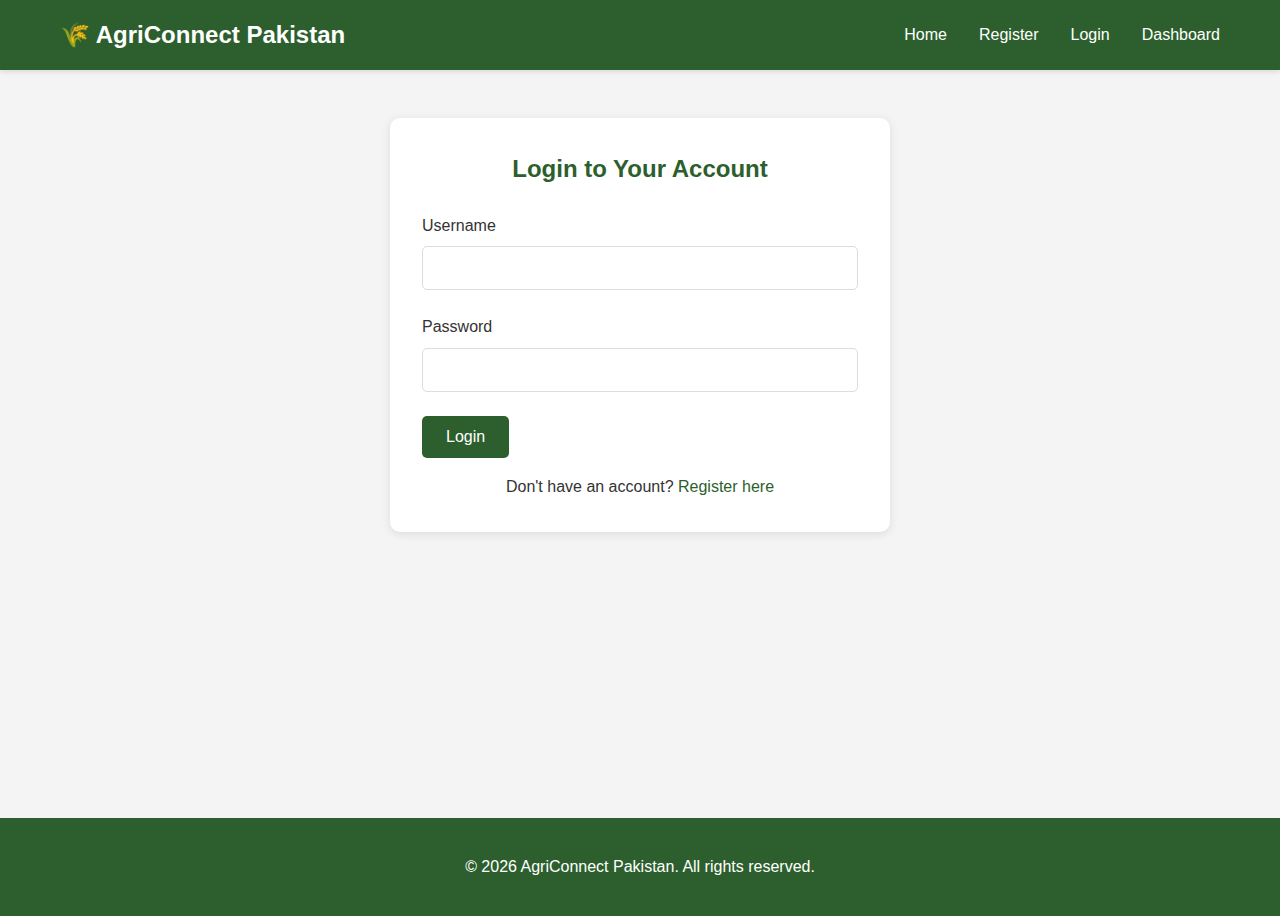
<file: frontend/storage.html>
<!DOCTYPE html>
<html lang="en">
<head>
    <meta charset="UTF-8">
    <meta name="viewport" content="width=device-width, initial-scale=1.0">
    <title>Cold Storage - AgriConnect Pakistan</title>    <link rel="icon" type="image/svg+xml" href="favicon.svg">    <link rel="stylesheet" href="css/style.css">
</head>
<body>
    <nav class="navbar">
        <div class="container">
            <div class="logo">
                <h1>🌾 AgriConnect Pakistan</h1>
            </div>
            <ul class="nav-links">
                <li><a href="dashboard.html">Dashboard</a></li>
                <li><a href="crops.html">Crops</a></li>
                <li><a href="storage.html">Storage</a></li>
                <li><a href="transport.html">Transport</a></li>
                <li><a href="#" id="logoutBtn">Logout</a></li>
            </ul>
        </div>
    </nav>

    <section class="content-section">
        <div class="container">
            <h2>Cold Storage Management</h2>

            <div class="action-buttons" id="storageOwnerActions" style="display:none;">
                <button class="btn btn-primary" onclick="showAddStorageForm()">Add Storage Center</button>
            </div>

            <div class="form-container" id="addStorageForm" style="display:none;">
                <h3>Add Storage Center</h3>
                <form id="storageForm">
                    <div class="form-group">
                        <label for="storageName">Storage Name</label>
                        <input type="text" id="storageName" required>
                    </div>
                    
                    <div class="form-group">
                        <label for="storageLocation">Location</label>
                        <input type="text" id="storageLocation" required>
                    </div>
                    
                    <div class="form-group">
                        <label for="capacity">Total Capacity (kg)</label>
                        <input type="number" id="capacity" min="1" required>
                    </div>
                    
                    <div class="form-group">
                        <label for="temperature">Temperature (°C)</label>
                        <input type="number" id="temperature" min="-20" max="20" required>
                    </div>
                    
                    <button type="submit" class="btn btn-primary">Add Storage</button>
                    <button type="button" class="btn btn-secondary" onclick="hideAddStorageForm()">Cancel</button>
                </form>
            </div>

            <div class="algorithm-section">
                <h3>🎯 Best Storage Match</h3>
                <div class="form-container">
                    <form id="allocateStorageForm">
                        <div class="form-group">
                            <label for="allocateQuantity">Quantity to Store (kg)</label>
                            <input type="number" id="allocateQuantity" min="1" required>
                        </div>
                        <button type="submit" class="btn btn-primary">Find Best Storage</button>
                    </form>
                    <div id="allocationResult" style="margin-top: 20px;"></div>
                </div>
            </div>

            <div class="table-container">
                <h3>Available Storage Centers</h3>
                <table id="storageTable">
                    <thead>
                        <tr>
                            <th>#</th>
                            <th>Name</th>
                            <th>Location</th>
                            <th>Available/Total (kg)</th>
                            <th>Temperature (°C)</th>
                            <th>Status</th>
                        </tr>
                    </thead>
                    <tbody id="storageTableBody">
                        <tr>
                            <td colspan="6">No storage centers available</td>
                        </tr>
                    </tbody>
                </table>
            </div>
        </div>
    </section>

    <footer>
        <div class="container">
            <p>&copy; 2026 AgriConnect Pakistan. All rights reserved.</p>
        </div>
    </footer>

    <script src="js/storage.js"></script>
</body>
</html>
</file>
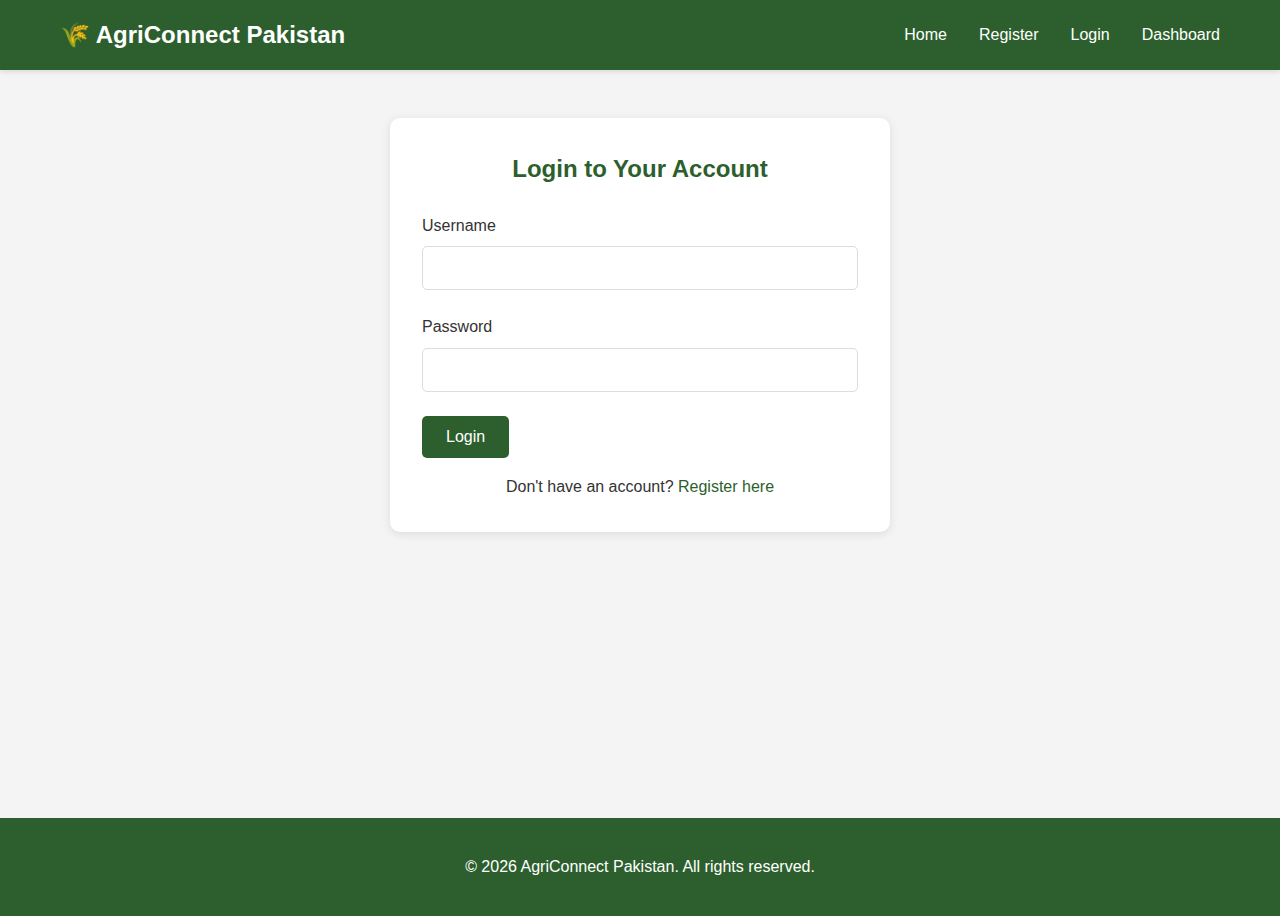
<file: frontend/transport-requests.html>
<!DOCTYPE html>
<html lang="en">
<head>
    <meta charset="UTF-8">
    <meta name="viewport" content="width=device-width, initial-scale=1.0">
    <title>Transport Requests - AgriConnect Pakistan</title>
    <link rel="icon" type="image/svg+xml" href="favicon.svg">
    <link rel="stylesheet" href="css/style.css">
</head>
<body>
    <nav class="navbar">
        <div class="container">
            <div class="logo">
                <h1>🌾 AgriConnect Pakistan</h1>
            </div>
            <ul class="nav-links">
                <li><a href="dashboard.html">Dashboard</a></li>
                <li><a href="transport.html">My Fleet</a></li>
                <li><a href="transport-requests.html">Requests</a></li>
                <li><a href="routes.html">Routes</a></li>
                <li><a href="#" id="logoutBtn">Logout</a></li>
            </ul>
        </div>
    </nav>

    <section class="content-section">
        <div class="container">
            <h2>🚚 Transport Management</h2>

            <!-- Navigation Tabs -->
            <div class="nav-tabs">
                <button class="tab-btn active" onclick="switchTab('pending')">📨 Pending Requests</button>
                <button class="tab-btn" onclick="switchTab('active')">🚛 Active Deliveries</button>
                <button class="tab-btn" onclick="switchTab('completed')">✓ Completed</button>
                <button class="tab-btn" onclick="switchTab('fleet')">🚗 My Fleet</button>
            </div>

            <!-- TAB 1: Pending Requests -->
            <div id="pendingTab" class="tab-content" style="display:block;">
                <h3>Pending Transport Requests</h3>
                <p class="text-muted">Accept or reject these requests to grow your business</p>

                <div class="table-container">
                    <table id="pendingTable">
                        <thead>
                            <tr>
                                <th>#</th>
                                <th>From</th>
                                <th>Crops</th>
                                <th>Total Weight</th>
                                <th>Budget</th>
                                <th>Posted</th>
                                <th>Actions</th>
                            </tr>
                        </thead>
                        <tbody id="pendingTableBody">
                            <tr><td colspan="7" class="text-center">Loading requests...</td></tr>
                        </tbody>
                    </table>
                </div>
            </div>

            <!-- TAB 2: Active Deliveries -->
            <div id="activeTab" class="tab-content" style="display:none;">
                <h3>Active Deliveries</h3>
                
                <div class="table-container">
                    <table id="activeTable">
                        <thead>
                            <tr>
                                <th>#</th>
                                <th>From</th>
                                <th>Destination</th>
                                <th>Weight</th>
                                <th>Status</th>
                                <th>Progress</th>
                                <th>Actions</th>
                            </tr>
                        </thead>
                        <tbody id="activeTableBody">
                            <tr><td colspan="7" class="text-center">No active deliveries</td></tr>
                        </tbody>
                    </table>
                </div>
            </div>

            <!-- TAB 3: Completed -->
            <div id="completedTab" class="tab-content" style="display:none;">
                <h3>Completed Deliveries</h3>
                
                <div class="stats-row">
                    <div class="stat-item">
                        <span class="stat-label">Total Completed:</span>
                        <span class="stat-value" id="totalCompleted">0</span>
                    </div>
                    <div class="stat-item">
                        <span class="stat-label">Total Earnings:</span>
                        <span class="stat-value" id="totalEarnings">0 PKR</span>
                    </div>
                    <div class="stat-item">
                        <span class="stat-label">Average Rating:</span>
                        <span class="stat-value" id="avgRating">⭐ 4.8</span>
                    </div>
                </div>

                <div class="table-container">
                    <table id="completedTable">
                        <thead>
                            <tr>
                                <th>#</th>
                                <th>From</th>
                                <th>Weight</th>
                                <th>Earnings</th>
                                <th>Completed Date</th>
                                <th>Rating</th>
                            </tr>
                        </thead>
                        <tbody id="completedTableBody">
                            <tr><td colspan="6" class="text-center">No completed deliveries</td></tr>
                        </tbody>
                    </table>
                </div>
            </div>

            <!-- TAB 4: Fleet Management -->
            <div id="fleetTab" class="tab-content" style="display:none;">
                <h3>My Fleet</h3>
                
                <div class="action-buttons">
                    <button class="btn btn-primary" onclick="showAddVehicleForm()">+ Add Vehicle</button>
                </div>

                <div class="form-container" id="addVehicleForm" style="display:none;">
                    <h4>Register New Vehicle</h4>
                    <form id="vehicleForm">
                        <div class="form-group">
                            <label for="vehicleType">Vehicle Type</label>
                            <select id="vehicleType" required>
                                <option value="">-- Select --</option>
                                <option value="truck">Truck</option>
                                <option value="van">Van</option>
                                <option value="motorcycle">Motorcycle</option>
                                <option value="car">Car</option>
                            </select>
                        </div>
                        <div class="form-group">
                            <label for="vehicleCapacity">Capacity (kg)</label>
                            <input type="number" id="vehicleCapacity" min="100" required>
                        </div>
                        <div class="form-group">
                            <label for="vehicleNumber">Vehicle Number/License</label>
                            <input type="text" id="vehicleNumber" required>
                        </div>
                        <button type="submit" class="btn btn-primary">Register Vehicle</button>
                        <button type="button" class="btn btn-secondary" onclick="hideAddVehicleForm()">Cancel</button>
                    </form>
                </div>

                <div class="table-container">
                    <table id="fleetTable">
                        <thead>
                            <tr>
                                <th>#</th>
                                <th>Type</th>
                                <th>Capacity (kg)</th>
                                <th>Number</th>
                                <th>Status</th>
                                <th>Trips</th>
                                <th>Actions</th>
                            </tr>
                        </thead>
                        <tbody id="fleetTableBody">
                            <tr><td colspan="7" class="text-center">No vehicles registered</td></tr>
                        </tbody>
                    </table>
                </div>
            </div>

            <!-- Request Details Modal -->
            <div id="requestModal" class="modal" style="display:none;">
                <div class="modal-content">
                    <span class="close" onclick="closeRequestModal()">&times;</span>
                    <h3>Request Details</h3>
                    
                    <div id="requestDetails"></div>

                    <div style="margin-top: 20px;">
                        <h4>Vehicle Assignment</h4>
                        <div id="vehicleSelector">
                            <!-- Vehicles will be loaded here -->
                        </div>
                    </div>

                    <div style="margin-top: 20px;">
                        <button class="btn btn-primary" onclick="acceptRequest()">✓ Accept Request</button>
                        <button class="btn btn-danger" onclick="rejectRequest()">✗ Reject Request</button>
                        <button class="btn btn-secondary" onclick="closeRequestModal()">Cancel</button>
                    </div>
                </div>
            </div>
        </div>
    </section>

    <footer>
        <div class="container">
            <p>&copy; 2026 AgriConnect Pakistan. All rights reserved.</p>
        </div>
    </footer>

    <script src="js/api-config.js"></script>
    <script src="js/transport-requests.js"></script>
</body>
</html>
</file>
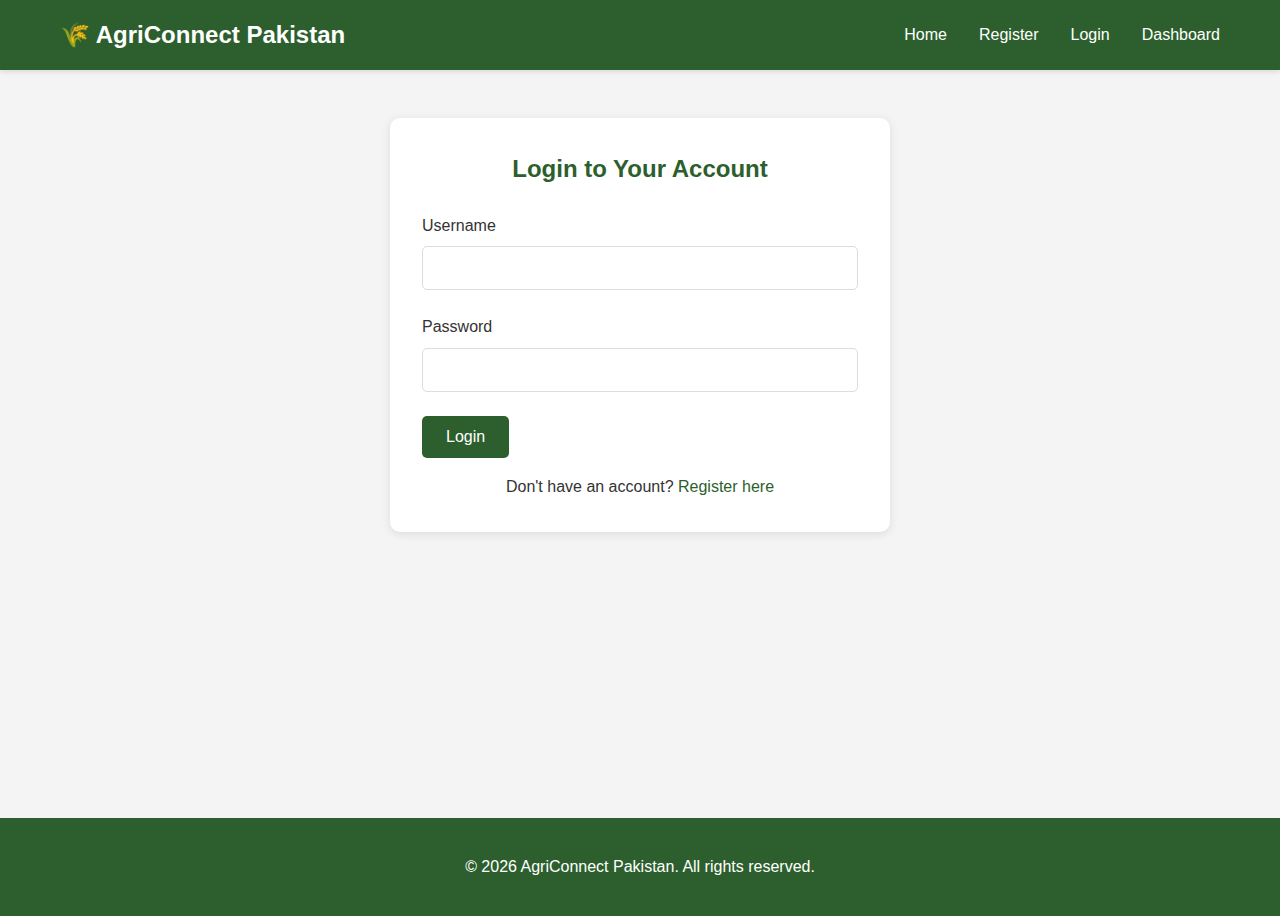
<file: frontend/transport.html>
<!DOCTYPE html>
<html lang="en">
<head>
    <meta charset="UTF-8">
    <meta name="viewport" content="width=device-width, initial-scale=1.0">
    <title>Transport Services - AgriConnect Pakistan</title>    <link rel="icon" type="image/svg+xml" href="favicon.svg">    <link rel="stylesheet" href="css/style.css">
</head>
<body>
    <nav class="navbar">
        <div class="container">
            <div class="logo">
                <h1>🌾 AgriConnect Pakistan</h1>
            </div>
            <ul class="nav-links">
                <li><a href="dashboard.html">Dashboard</a></li>
                <li><a href="crops.html">Crops</a></li>
                <li><a href="storage.html">Storage</a></li>
                <li><a href="transport.html">Transport</a></li>
                <li><a href="#" id="logoutBtn">Logout</a></li>
            </ul>
        </div>
    </nav>

    <section class="content-section">
        <div class="container">
            <h2>Transport Management</h2>

            <div class="action-buttons" id="transportProviderActions" style="display:none;">
                <button class="btn btn-primary" onclick="showAddTransportForm()">Add Transport Service</button>
            </div>

            <div class="form-container" id="addTransportForm" style="display:none;">
                <h3>Add Transport Service</h3>
                <form id="transportForm">
                    <div class="form-group">
                        <label for="transportType">Vehicle Type</label>
                        <select id="transportType" required>
                            <option value="">-- Select Type --</option>
                            <option value="truck">Truck</option>
                            <option value="van">Van</option>
                            <option value="refrigerated">Refrigerated Truck</option>
                            <option value="mini_truck">Mini Truck</option>
                        </select>
                    </div>
                    
                    <div class="form-group">
                        <label for="transportCapacity">Capacity (kg)</label>
                        <input type="number" id="transportCapacity" min="1" required>
                    </div>
                    
                    <div class="form-group">
                        <label for="transportRoute">Route</label>
                        <input type="text" id="transportRoute" placeholder="e.g., Lahore-Karachi" required>
                    </div>
                    
                    <div class="form-group">
                        <label for="pricePerKm">Price per Km (PKR)</label>
                        <input type="number" id="pricePerKm" min="1" required>
                    </div>
                    
                    <button type="submit" class="btn btn-primary">Add Transport</button>
                    <button type="button" class="btn btn-secondary" onclick="hideAddTransportForm()">Cancel</button>
                </form>
            </div>

            <div class="table-container">
                <h3>Available Transport Services</h3>
                <table id="transportTable">
                    <thead>
                        <tr>
                            <th>#</th>
                            <th>Provider</th>
                            <th>Type</th>
                            <th>Capacity (kg)</th>
                            <th>Route</th>
                            <th>Price/km (PKR)</th>
                            <th>Actions</th>
                        </tr>
                    </thead>
                    <tbody id="transportTableBody">
                        <tr>
                            <td colspan="7">No transport services available</td>
                        </tr>
                    </tbody>
                </table>
            </div>

            <div class="tracking-section">
                <h3>🚚 Live Transport Tracking</h3>
                <div id="trackingInfo" class="tracking-info">
                    <p>Select a transport service to track</p>
                </div>
            </div>
        </div>
    </section>

    <footer>
        <div class="container">
            <p>&copy; 2026 AgriConnect Pakistan. All rights reserved.</p>
        </div>
    </footer>

    <script src="js/transport.js"></script>
</body>
</html>
</file>
<file: frontend/css/style.css>
/* Global Styles */
* {
    margin: 0;
    padding: 0;
    box-sizing: border-box;
}

body {
    font-family: 'Segoe UI', Tahoma, Geneva, Verdana, sans-serif;
    line-height: 1.6;
    color: #333;
    background-color: #f4f4f4;
}

.container {
    max-width: 1200px;
    margin: 0 auto;
    padding: 0 20px;
}

/* Navbar Styles */
.navbar {
    background-color: #2c5f2d;
    color: white;
    padding: 1rem 0;
    box-shadow: 0 2px 5px rgba(0,0,0,0.1);
}

.navbar .container {
    display: flex;
    justify-content: space-between;
    align-items: center;
}

.navbar .logo h1 {
    font-size: 1.5rem;
    font-weight: bold;
}

.nav-links {
    display: flex;
    list-style: none;
    gap: 2rem;
}

.nav-links a {
    color: white;
    text-decoration: none;
    font-weight: 500;
    transition: color 0.3s;
}

.nav-links a:hover {
    color: #a8d5a8;
}

/* Hero Section */
.hero {
    background: linear-gradient(135deg, #2c5f2d 0%, #4a7c59 100%);
    color: white;
    padding: 4rem 0;
    text-align: center;
}

.hero h1 {
    font-size: 2.5rem;
    margin-bottom: 1rem;
}

.hero p {
    font-size: 1.2rem;
    margin-bottom: 2rem;
}

.hero-buttons {
    display: flex;
    gap: 1rem;
    justify-content: center;
}

/* Buttons */
.btn {
    padding: 0.75rem 1.5rem;
    border: none;
    border-radius: 5px;
    font-size: 1rem;
    cursor: pointer;
    text-decoration: none;
    display: inline-block;
    transition: all 0.3s;
}

.btn-primary {
    background-color: #2c5f2d;
    color: white;
}

.btn-primary:hover {
    background-color: #1e4620;
}

.btn-secondary {
    background-color: #6c757d;
    color: white;
}

.btn-secondary:hover {
    background-color: #545b62;
}

/* Features Section */
.features {
    padding: 3rem 0;
    background-color: white;
}

.features h2 {
    text-align: center;
    margin-bottom: 2rem;
    color: #2c5f2d;
    font-size: 2rem;
}

.feature-grid {
    display: grid;
    grid-template-columns: repeat(auto-fit, minmax(300px, 1fr));
    gap: 2rem;
}

.feature-card {
    padding: 2rem;
    border: 1px solid #ddd;
    border-radius: 10px;
    text-align: center;
    transition: transform 0.3s;
}

.feature-card:hover {
    transform: translateY(-5px);
    box-shadow: 0 5px 15px rgba(0,0,0,0.1);
}

.feature-card .icon {
    font-size: 3rem;
    margin-bottom: 1rem;
}

.feature-card h3 {
    color: #2c5f2d;
    margin-bottom: 0.5rem;
}

/* Stats Section */
.stats {
    padding: 3rem 0;
    background-color: #f9f9f9;
}

.stats h2 {
    text-align: center;
    margin-bottom: 2rem;
    color: #2c5f2d;
    font-size: 2rem;
}

.stats-grid {
    display: grid;
    grid-template-columns: repeat(auto-fit, minmax(250px, 1fr));
    gap: 2rem;
}

.stat-card {
    background-color: white;
    padding: 2rem;
    border-radius: 10px;
    text-align: center;
    box-shadow: 0 2px 5px rgba(0,0,0,0.1);
}

.stat-card h3 {
    font-size: 2.5rem;
    color: #2c5f2d;
    margin-bottom: 0.5rem;
}

.stat-card p {
    color: #666;
    font-size: 1.1rem;
}

/* About Section */
.about {
    padding: 3rem 0;
    background-color: white;
}

.about h2 {
    text-align: center;
    margin-bottom: 1.5rem;
    color: #2c5f2d;
    font-size: 2rem;
}

.about p {
    max-width: 800px;
    margin: 0 auto 2rem;
    text-align: center;
    line-height: 1.8;
}

.tech-stack {
    max-width: 600px;
    margin: 0 auto;
}

.tech-stack h3 {
    color: #2c5f2d;
    margin-bottom: 1rem;
}

.tech-stack ul {
    list-style-position: inside;
}

.tech-stack li {
    margin-bottom: 0.5rem;
}

/* Form Section */
.form-section {
    padding: 3rem 0;
    min-height: calc(100vh - 200px);
}

.form-container {
    max-width: 500px;
    margin: 0 auto;
    background-color: white;
    padding: 2rem;
    border-radius: 10px;
    box-shadow: 0 2px 10px rgba(0,0,0,0.1);
}

.form-container h2,
.form-container h3 {
    text-align: center;
    color: #2c5f2d;
    margin-bottom: 1.5rem;
}

.form-group {
    margin-bottom: 1.5rem;
}

.form-group label {
    display: block;
    margin-bottom: 0.5rem;
    font-weight: 500;
    color: #333;
}

.form-group input,
.form-group select,
.form-group textarea {
    width: 100%;
    padding: 0.75rem;
    border: 1px solid #ddd;
    border-radius: 5px;
    font-size: 1rem;
}

.form-group input:focus,
.form-group select:focus,
.form-group textarea:focus {
    outline: none;
    border-color: #2c5f2d;
}

.form-footer {
    text-align: center;
    margin-top: 1rem;
}

.form-footer a {
    color: #2c5f2d;
    text-decoration: none;
}

.form-footer a:hover {
    text-decoration: underline;
}

/* Dashboard Styles */
.dashboard {
    padding: 3rem 0;
    min-height: calc(100vh - 200px);
}

.dashboard-header {
    background-color: white;
    padding: 2rem;
    border-radius: 10px;
    margin-bottom: 2rem;
    box-shadow: 0 2px 5px rgba(0,0,0,0.1);
}

.dashboard-header h2 {
    color: #2c5f2d;
    margin-bottom: 0.5rem;
}

.dashboard-grid {
    display: grid;
    grid-template-columns: repeat(auto-fit, minmax(300px, 1fr));
    gap: 2rem;
    margin-bottom: 2rem;
}

.dashboard-card {
    background-color: white;
    padding: 2rem;
    border-radius: 10px;
    box-shadow: 0 2px 5px rgba(0,0,0,0.1);
    text-align: center;
}

.dashboard-card h3 {
    color: #2c5f2d;
    margin-bottom: 1rem;
}

.dashboard-card p {
    margin-bottom: 1.5rem;
    color: #666;
}

.quick-stats {
    background-color: white;
    padding: 2rem;
    border-radius: 10px;
    box-shadow: 0 2px 5px rgba(0,0,0,0.1);
}

.quick-stats h3 {
    color: #2c5f2d;
    margin-bottom: 1rem;
}

.stats-row {
    display: flex;
    justify-content: space-around;
    flex-wrap: wrap;
    gap: 1rem;
}

.stat-item {
    text-align: center;
}

.stat-label {
    display: block;
    color: #666;
    margin-bottom: 0.5rem;
}

.stat-value {
    display: block;
    font-size: 1.5rem;
    font-weight: bold;
    color: #2c5f2d;
}

/* Content Section */
.content-section {
    padding: 3rem 0;
    min-height: calc(100vh - 200px);
}

.content-section h2 {
    color: #2c5f2d;
    margin-bottom: 2rem;
}

.action-buttons {
    margin-bottom: 2rem;
}

.search-bar {
    margin-bottom: 2rem;
    display: flex;
    gap: 1rem;
}

.search-bar input {
    flex: 1;
    padding: 0.75rem;
    border: 1px solid #ddd;
    border-radius: 5px;
    font-size: 1rem;
}

/* Table Styles */
.table-container {
    background-color: white;
    padding: 2rem;
    border-radius: 10px;
    box-shadow: 0 2px 5px rgba(0,0,0,0.1);
    overflow-x: auto;
    margin-bottom: 2rem;
}

.table-container h3 {
    color: #2c5f2d;
    margin-bottom: 1rem;
}

table {
    width: 100%;
    border-collapse: collapse;
}

table thead {
    background-color: #2c5f2d;
    color: white;
}

table th,
table td {
    padding: 1rem;
    text-align: left;
    border-bottom: 1px solid #ddd;
}

table tbody tr:hover {
    background-color: #f9f9f9;
}

/* Algorithm Section */
.algorithm-section {
    background-color: white;
    padding: 2rem;
    border-radius: 10px;
    box-shadow: 0 2px 5px rgba(0,0,0,0.1);
    margin-bottom: 2rem;
}

.algorithm-section h3 {
    color: #2c5f2d;
    margin-bottom: 1rem;
}

.algorithm-explanation {
    background-color: white;
    padding: 2rem;
    border-radius: 10px;
    box-shadow: 0 2px 5px rgba(0,0,0,0.1);
    margin-top: 2rem;
}

.algorithm-explanation h3 {
    color: #2c5f2d;
    margin-bottom: 1rem;
}

.algorithm-explanation h4 {
    color: #2c5f2d;
    margin-top: 1.5rem;
    margin-bottom: 0.5rem;
}

.algorithm-explanation ol,
.algorithm-explanation ul {
    margin-left: 1.5rem;
    margin-bottom: 1rem;
}

.algorithm-explanation li {
    margin-bottom: 0.5rem;
}

.result-box {
    background-color: #f0f8f0;
    border: 2px solid #2c5f2d;
    border-radius: 10px;
    padding: 1.5rem;
    margin-top: 2rem;
}

.result-box h3 {
    color: #2c5f2d;
    margin-bottom: 1rem;
}

.result-box p {
    margin-bottom: 0.5rem;
}

/* City Network Visual */
.city-network {
    background-color: white;
    padding: 2rem;
    border-radius: 10px;
    box-shadow: 0 2px 5px rgba(0,0,0,0.1);
    margin-top: 2rem;
}

.city-network h3 {
    color: #2c5f2d;
    margin-bottom: 1rem;
}

.network-visual {
    display: grid;
    grid-template-columns: repeat(auto-fill, minmax(250px, 1fr));
    gap: 1rem;
}

.city-node {
    background-color: #f0f8f0;
    border: 2px solid #2c5f2d;
    border-radius: 5px;
    padding: 1rem;
    text-align: center;
    font-weight: 500;
}

/* Reports Section */
.reports-grid {
    display: grid;
    grid-template-columns: repeat(auto-fit, minmax(300px, 1fr));
    gap: 2rem;
    margin-bottom: 2rem;
}

.report-card {
    background-color: white;
    padding: 2rem;
    border-radius: 10px;
    box-shadow: 0 2px 5px rgba(0,0,0,0.1);
}

.report-card h3 {
    color: #2c5f2d;
    margin-bottom: 1rem;
    border-bottom: 2px solid #2c5f2d;
    padding-bottom: 0.5rem;
}

.report-content p {
    margin-bottom: 0.75rem;
    display: flex;
    justify-content: space-between;
}

.data-structures-section {
    background-color: white;
    padding: 2rem;
    border-radius: 10px;
    box-shadow: 0 2px 5px rgba(0,0,0,0.1);
    margin-bottom: 2rem;
}

.data-structures-section h3 {
    color: #2c5f2d;
    margin-bottom: 1.5rem;
}

.ds-grid {
    display: grid;
    grid-template-columns: repeat(auto-fit, minmax(250px, 1fr));
    gap: 1.5rem;
}

.ds-card {
    background-color: #f0f8f0;
    padding: 1.5rem;
    border-radius: 8px;
    border: 1px solid #2c5f2d;
}

.ds-card h4 {
    color: #2c5f2d;
    margin-bottom: 0.5rem;
}

.ds-card p {
    margin-bottom: 0.5rem;
    font-size: 0.9rem;
}

.export-section {
    background-color: white;
    padding: 2rem;
    border-radius: 10px;
    box-shadow: 0 2px 5px rgba(0,0,0,0.1);
    text-align: center;
}

.export-section h3 {
    color: #2c5f2d;
    margin-bottom: 1rem;
}

.export-section button {
    margin: 0 0.5rem;
}

/* Tracking Section */
.tracking-section {
    background-color: white;
    padding: 2rem;
    border-radius: 10px;
    box-shadow: 0 2px 5px rgba(0,0,0,0.1);
    margin-top: 2rem;
}

.tracking-section h3 {
    color: #2c5f2d;
    margin-bottom: 1rem;
}

.tracking-info {
    background-color: #f0f8f0;
    padding: 1.5rem;
    border-radius: 8px;
    border: 2px dashed #2c5f2d;
}

/* Footer */
footer {
    background-color: #2c5f2d;
    color: white;
    text-align: center;
    padding: 2rem 0;
    margin-top: 3rem;
}

footer p {
    margin: 0.25rem 0;
}

/* Responsive Design */
@media (max-width: 768px) {
    .navbar .container {
        flex-direction: column;
        gap: 1rem;
    }
    
    .nav-links {
        flex-direction: column;
        gap: 1rem;
        text-align: center;
    }
    
    .hero h1 {
        font-size: 1.8rem;
    }
    
    .hero p {
        font-size: 1rem;
    }
    
    .feature-grid,
    .stats-grid,
    .dashboard-grid,
    .reports-grid {
        grid-template-columns: 1fr;
    }
    
    .search-bar {
        flex-direction: column;
    }
}

/* Utility Classes */
.text-center {
    text-align: center;
}

.mt-1 { margin-top: 1rem; }
.mt-2 { margin-top: 2rem; }
.mb-1 { margin-bottom: 1rem; }
.mb-2 { margin-bottom: 2rem; }
</file>
